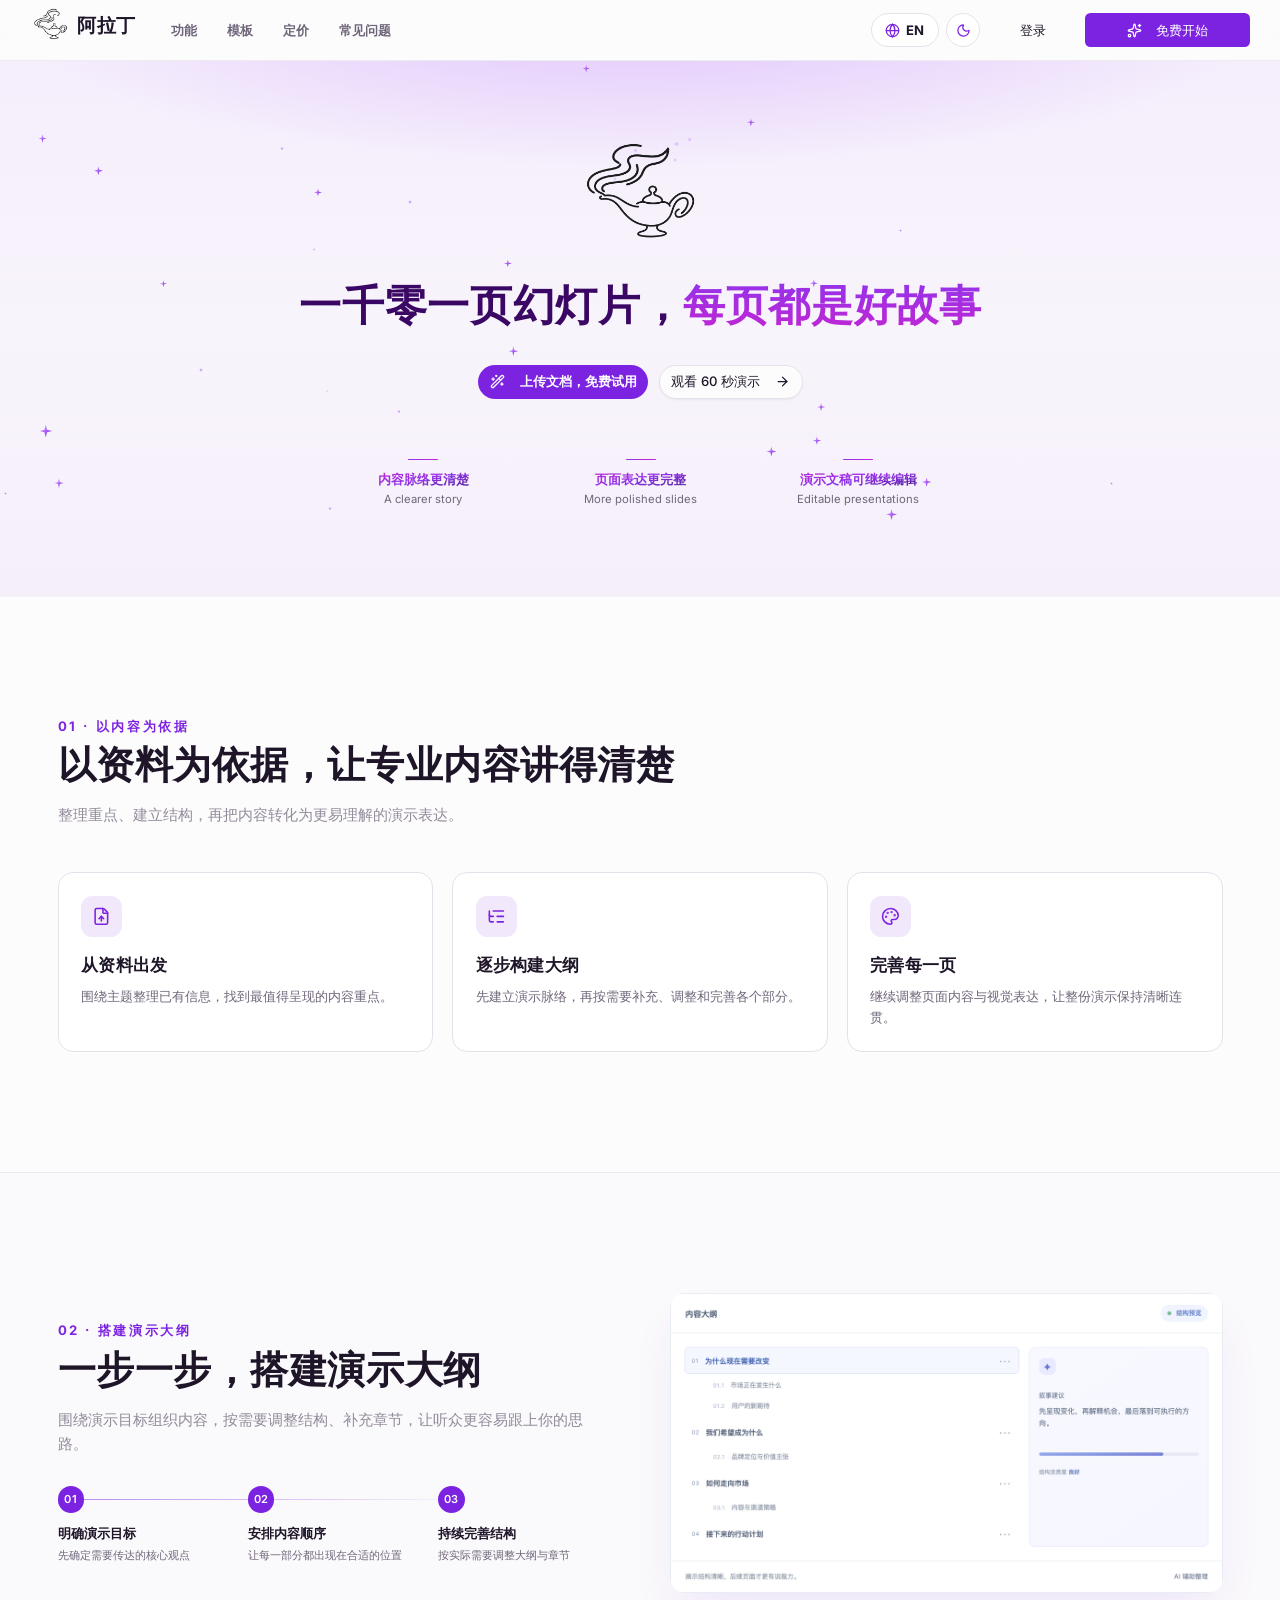
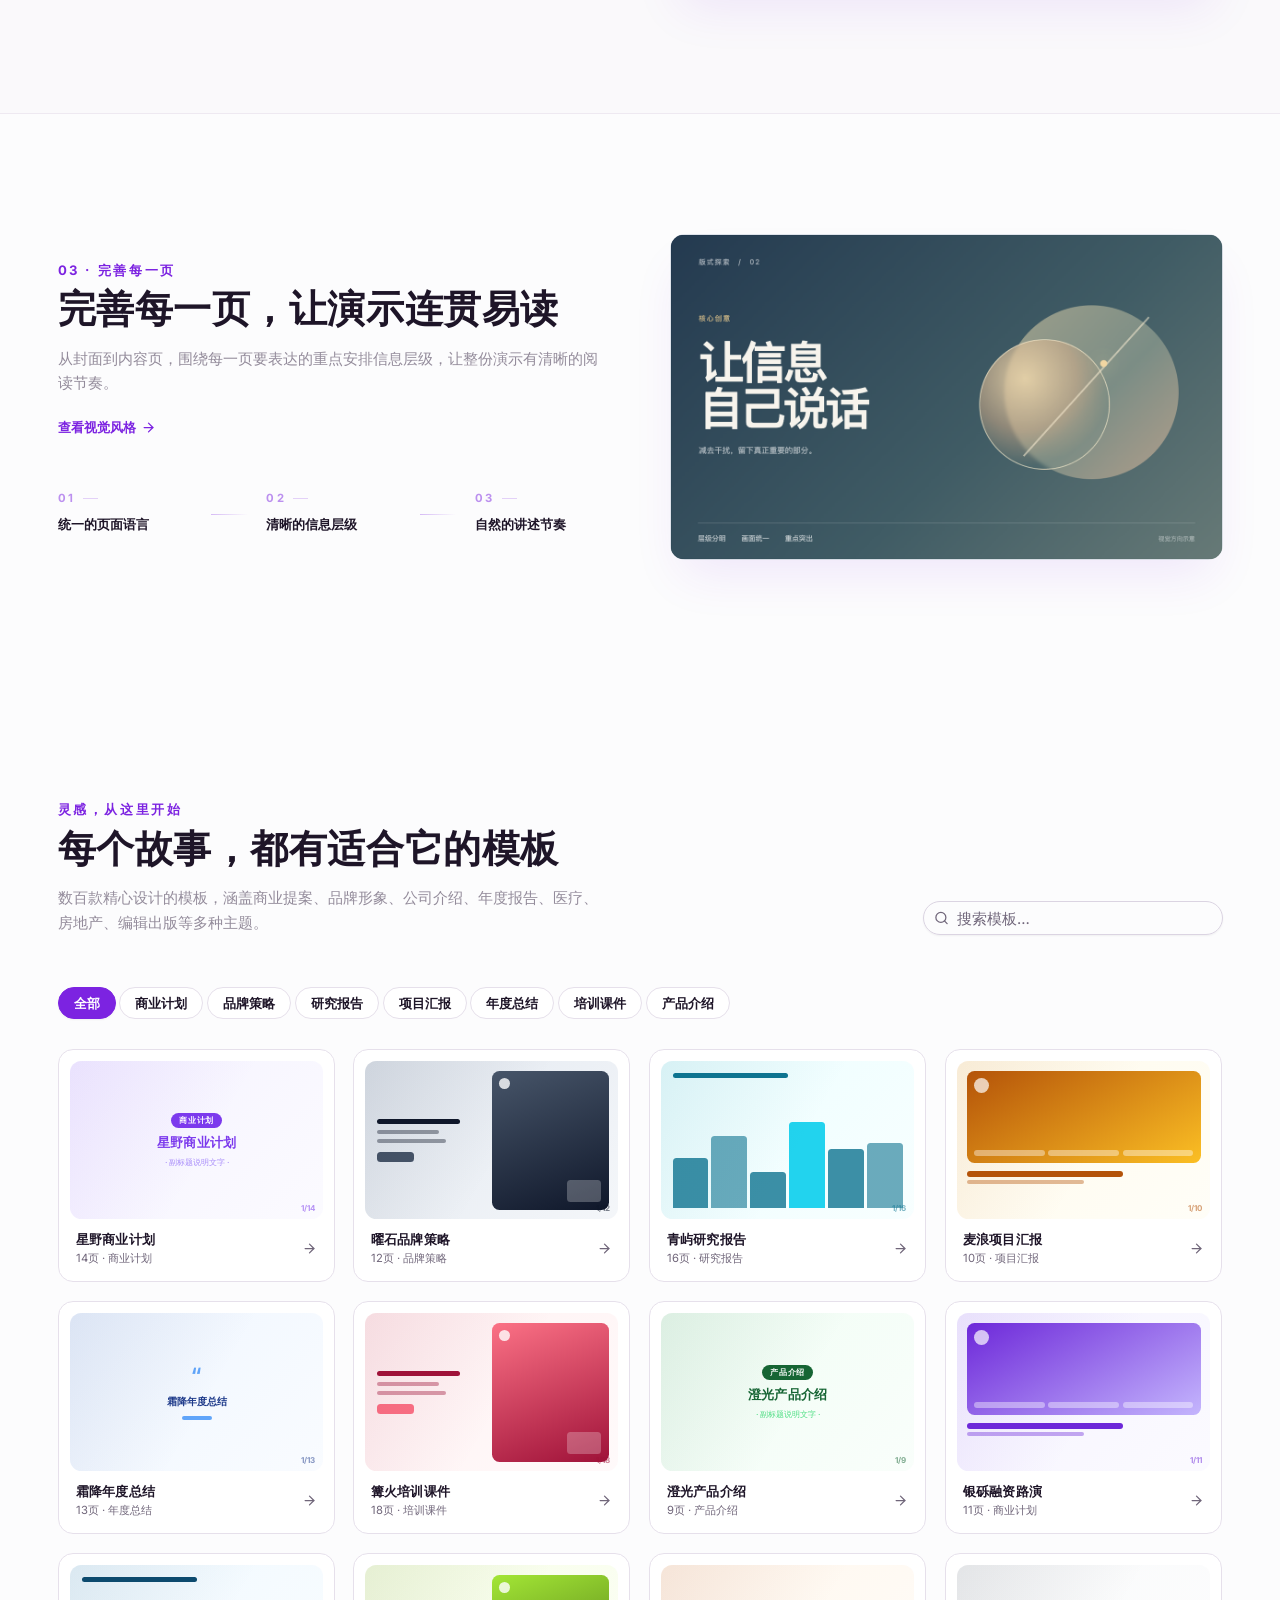
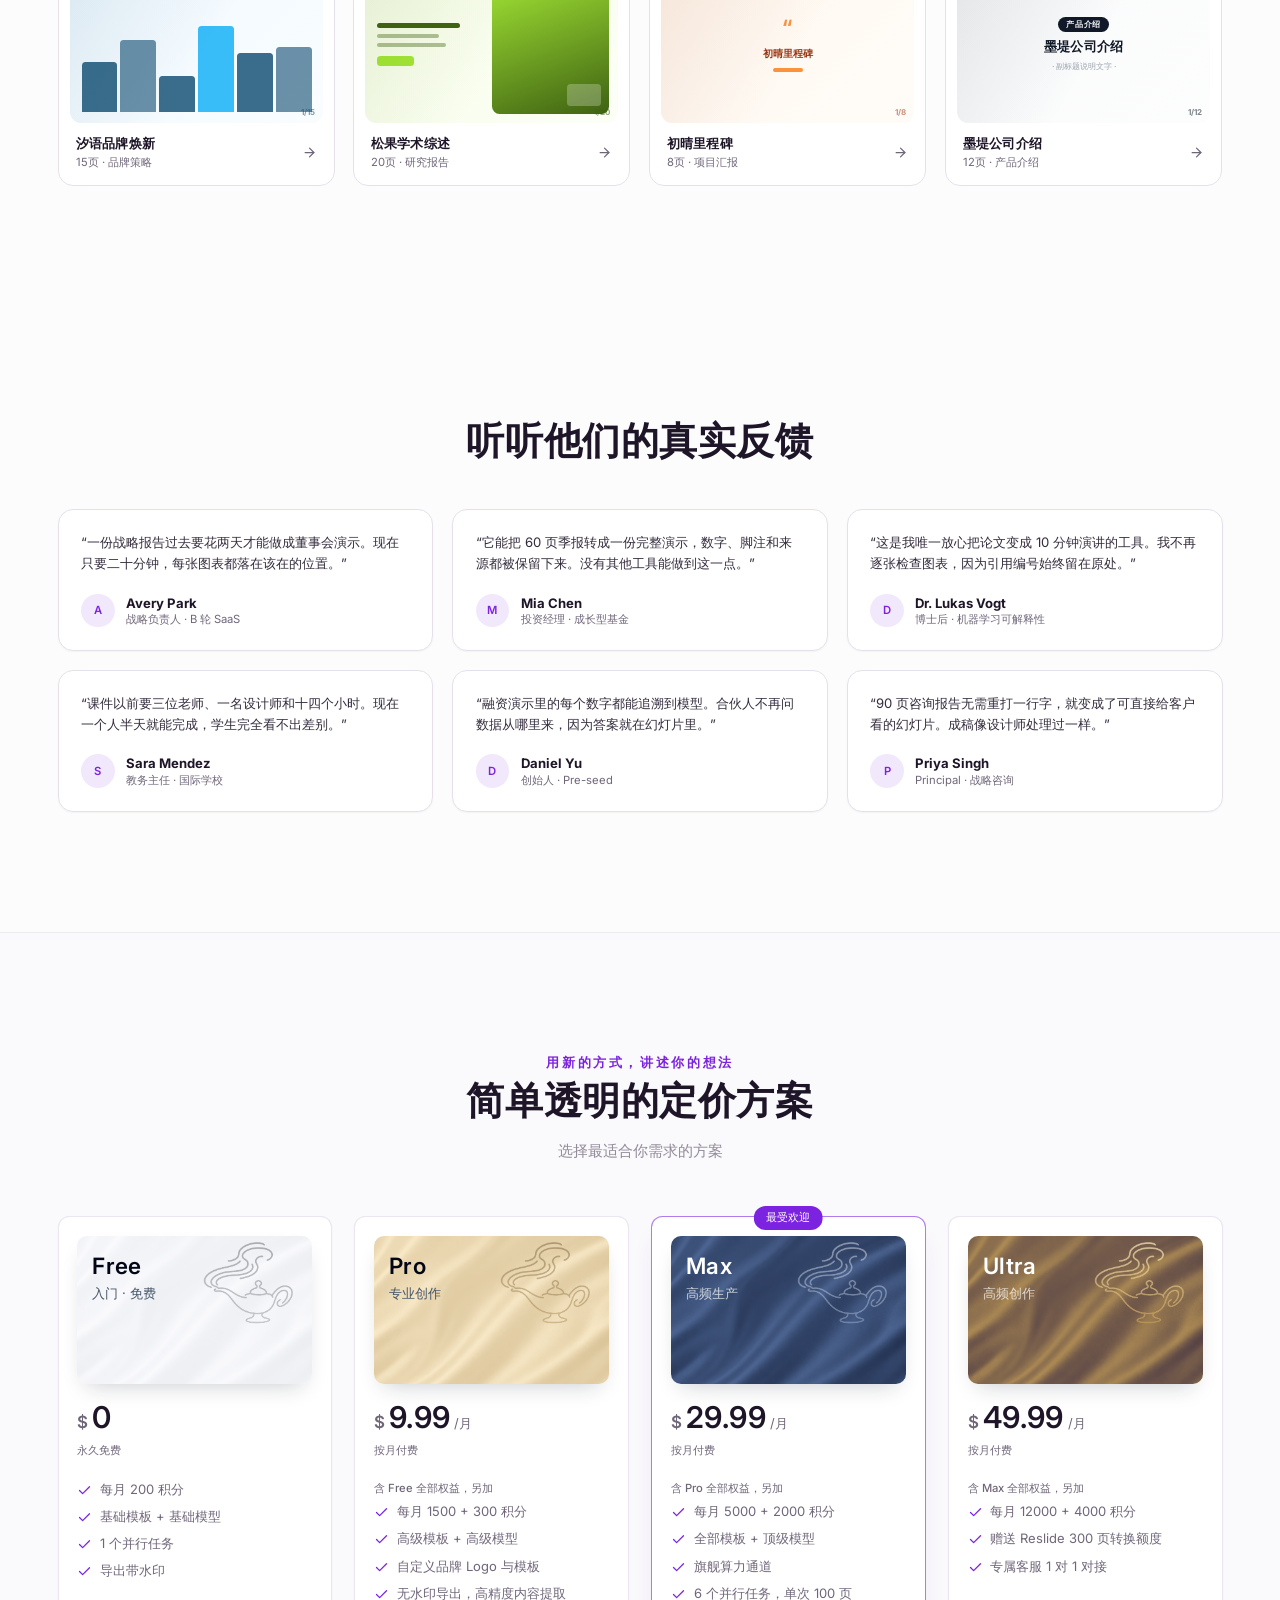
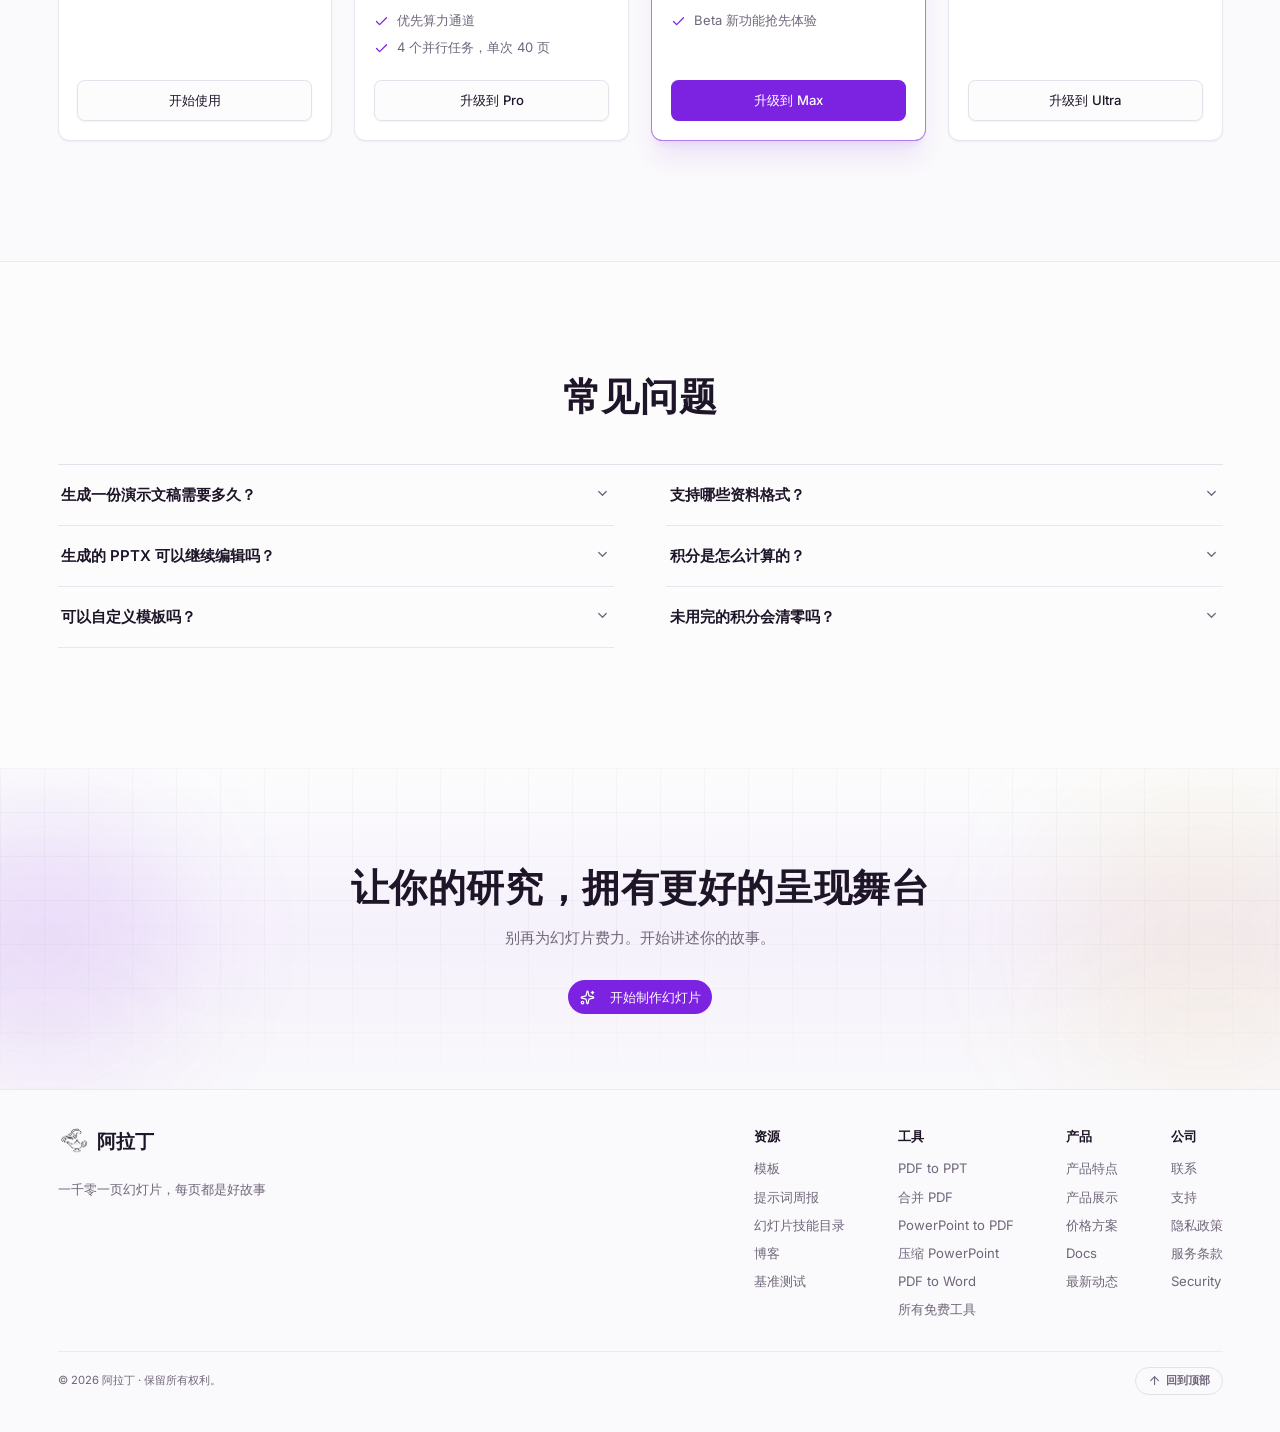
<file: index.html>
<!doctype html>
<html lang="zh-CN">
  <head>
    <meta charset="UTF-8" />
    <meta name="viewport" content="width=device-width, initial-scale=1.0" />
    <meta name="robots" content="noindex, nofollow" />
    <link rel="icon" type="image/png" href="./brand/logo.png" />
    <title>神灯产品预览站</title>
    <script type="module" crossorigin src="./assets/index-Dk9yODjh.js"></script>
    <link rel="stylesheet" crossorigin href="./assets/index-B5fAOPXO.css">
  </head>
  <body>
    <div id="root"></div>
  </body>
</html>
</file>
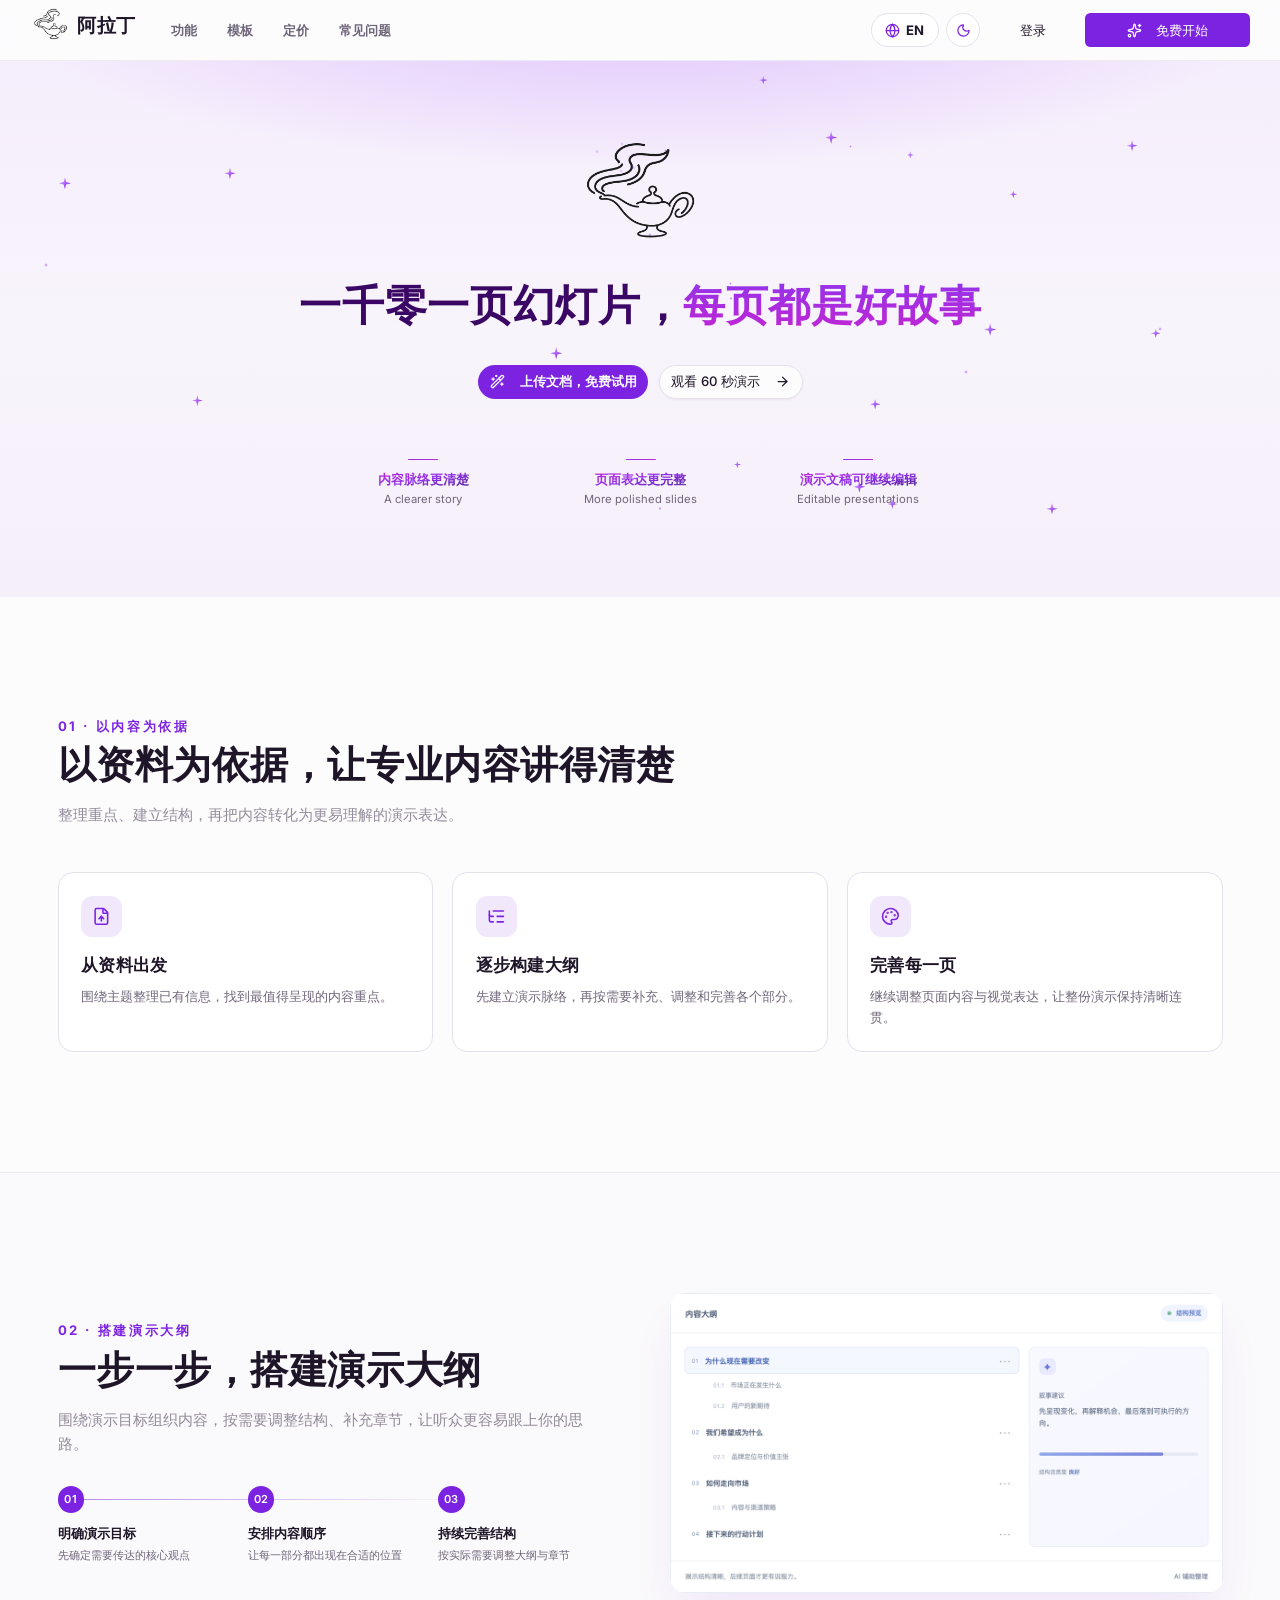
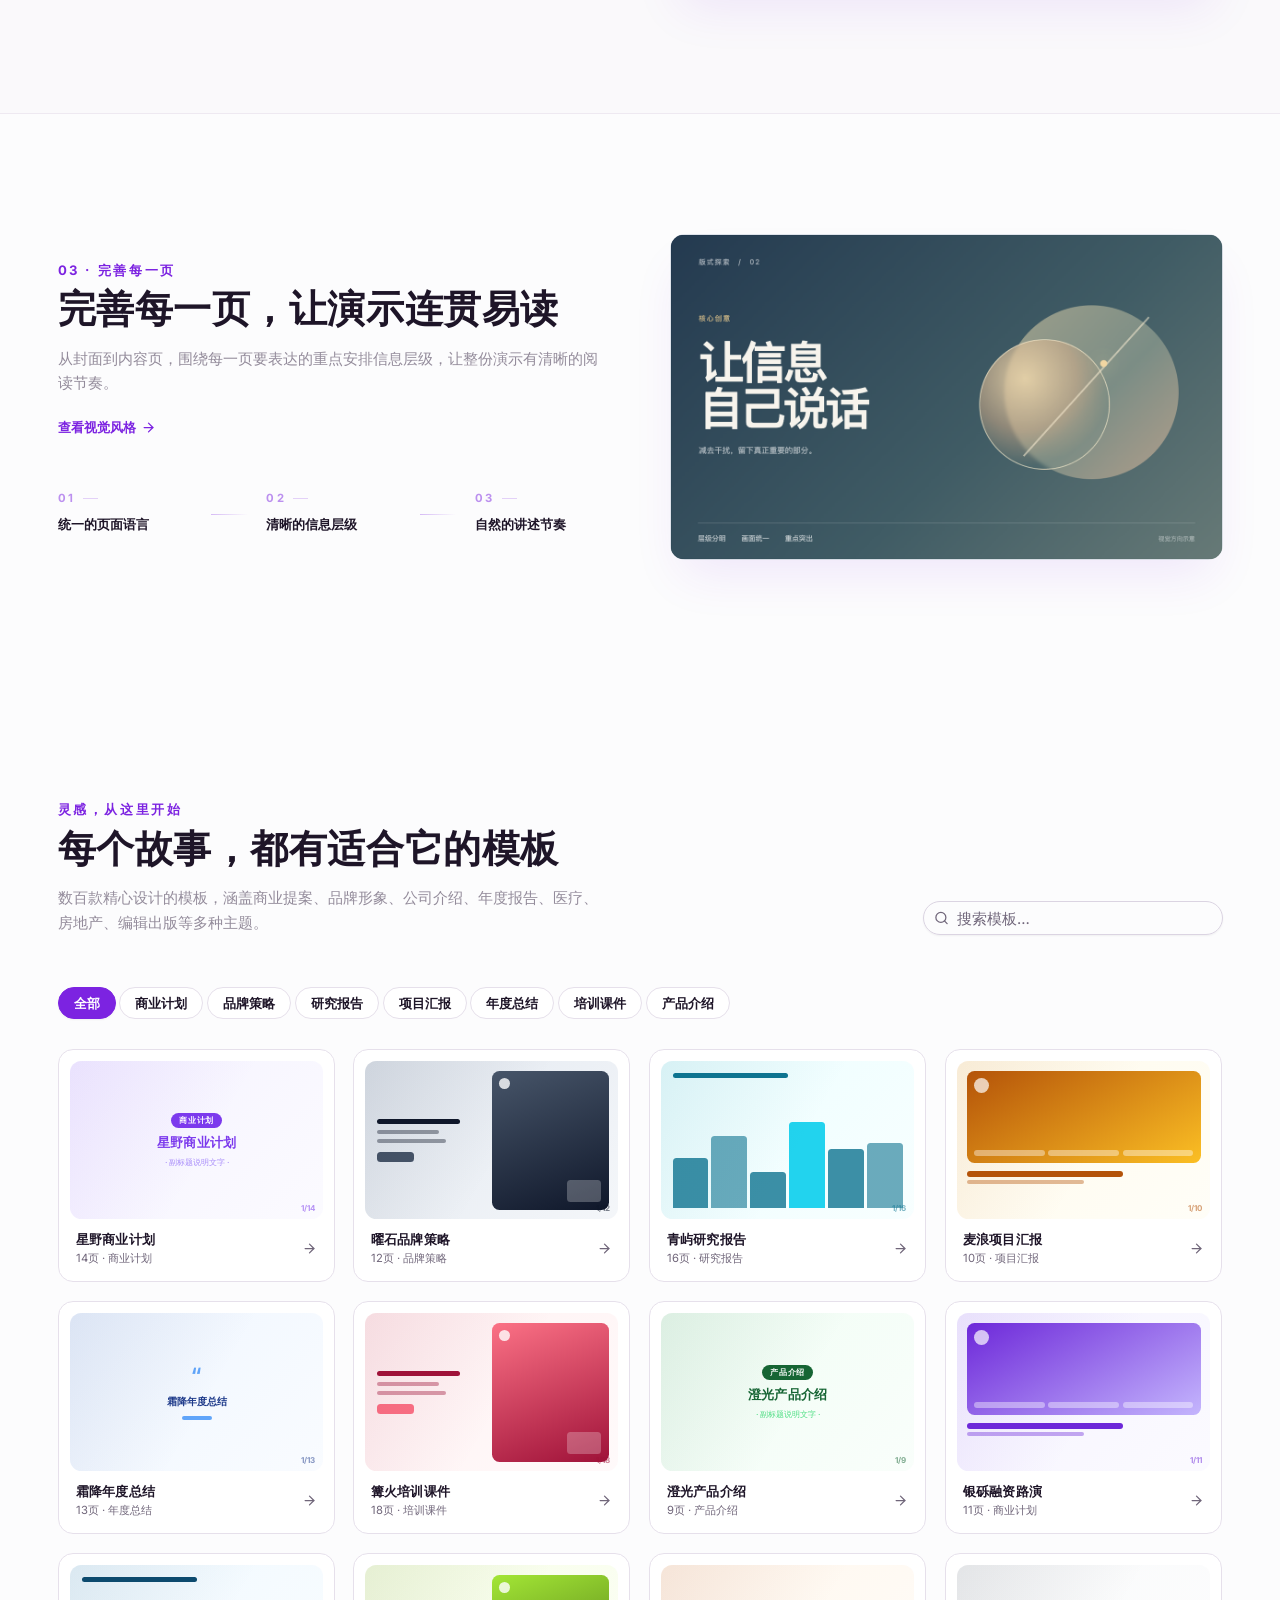
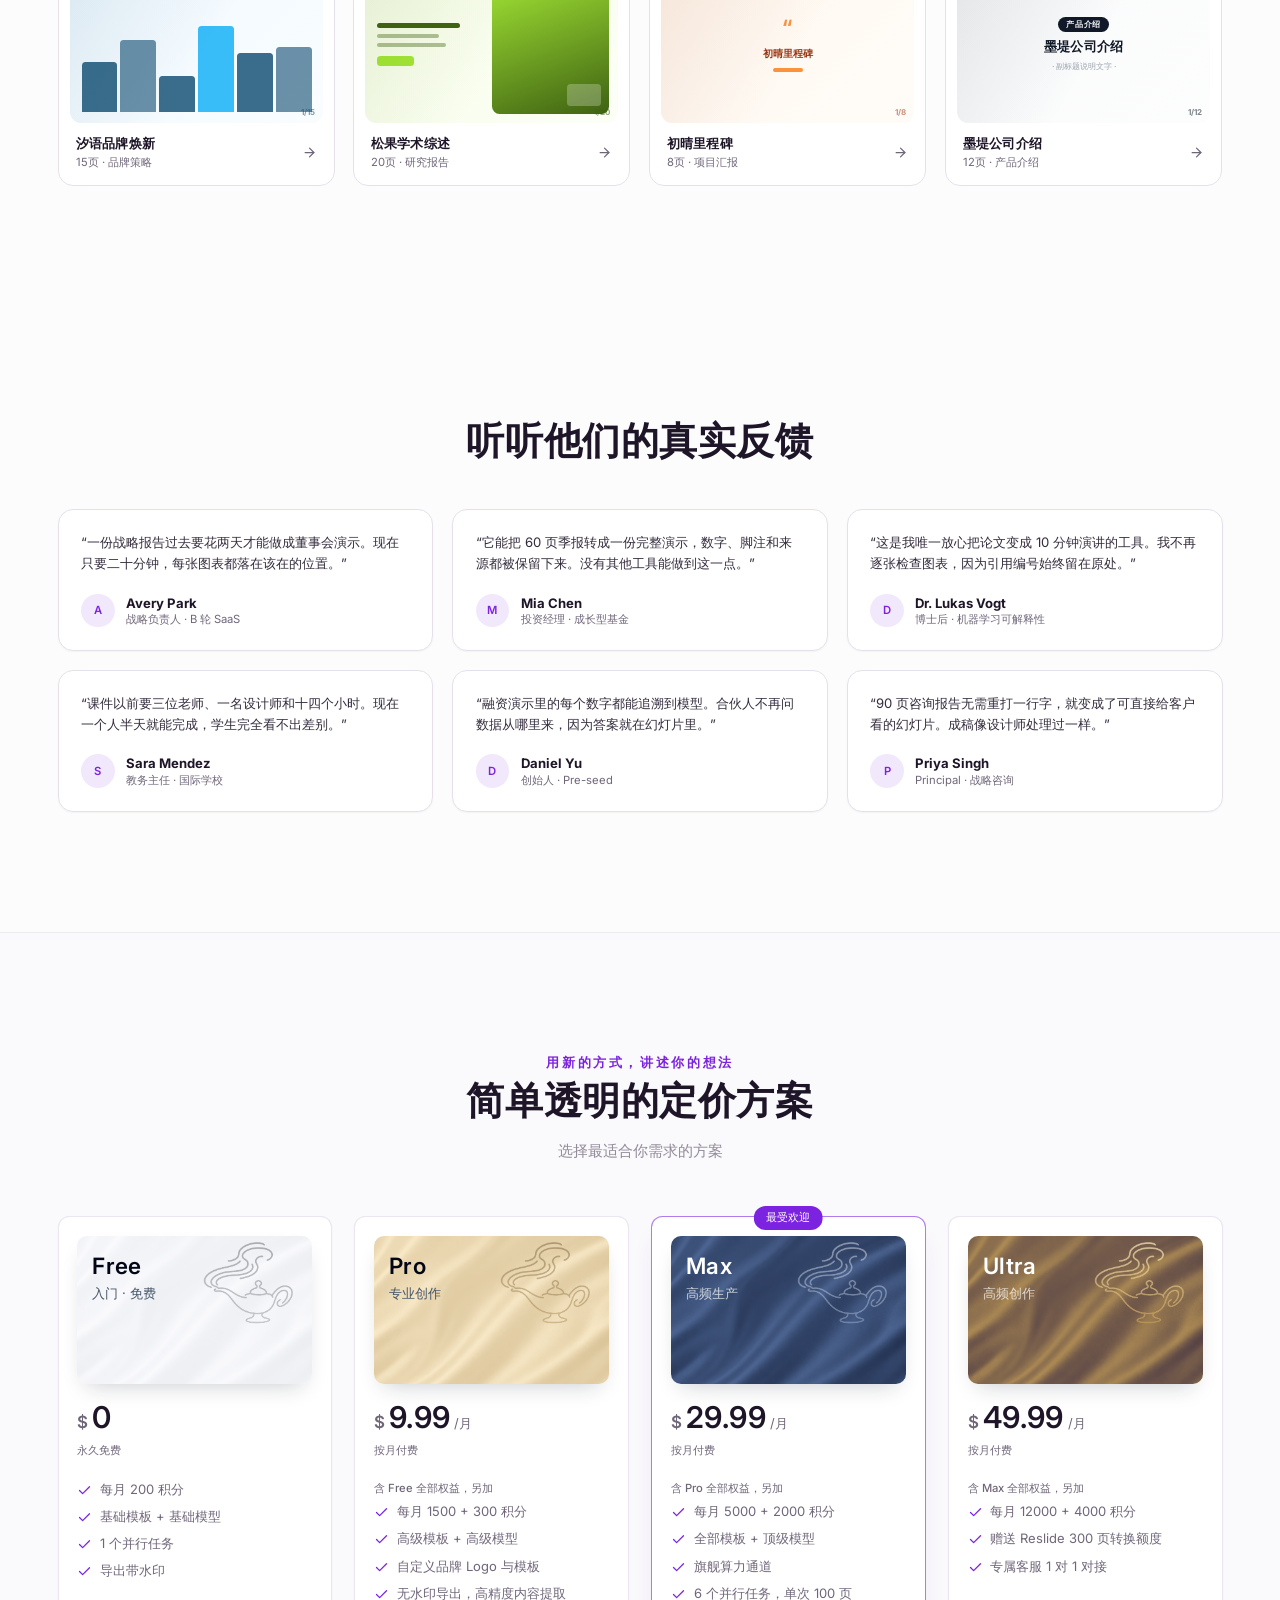
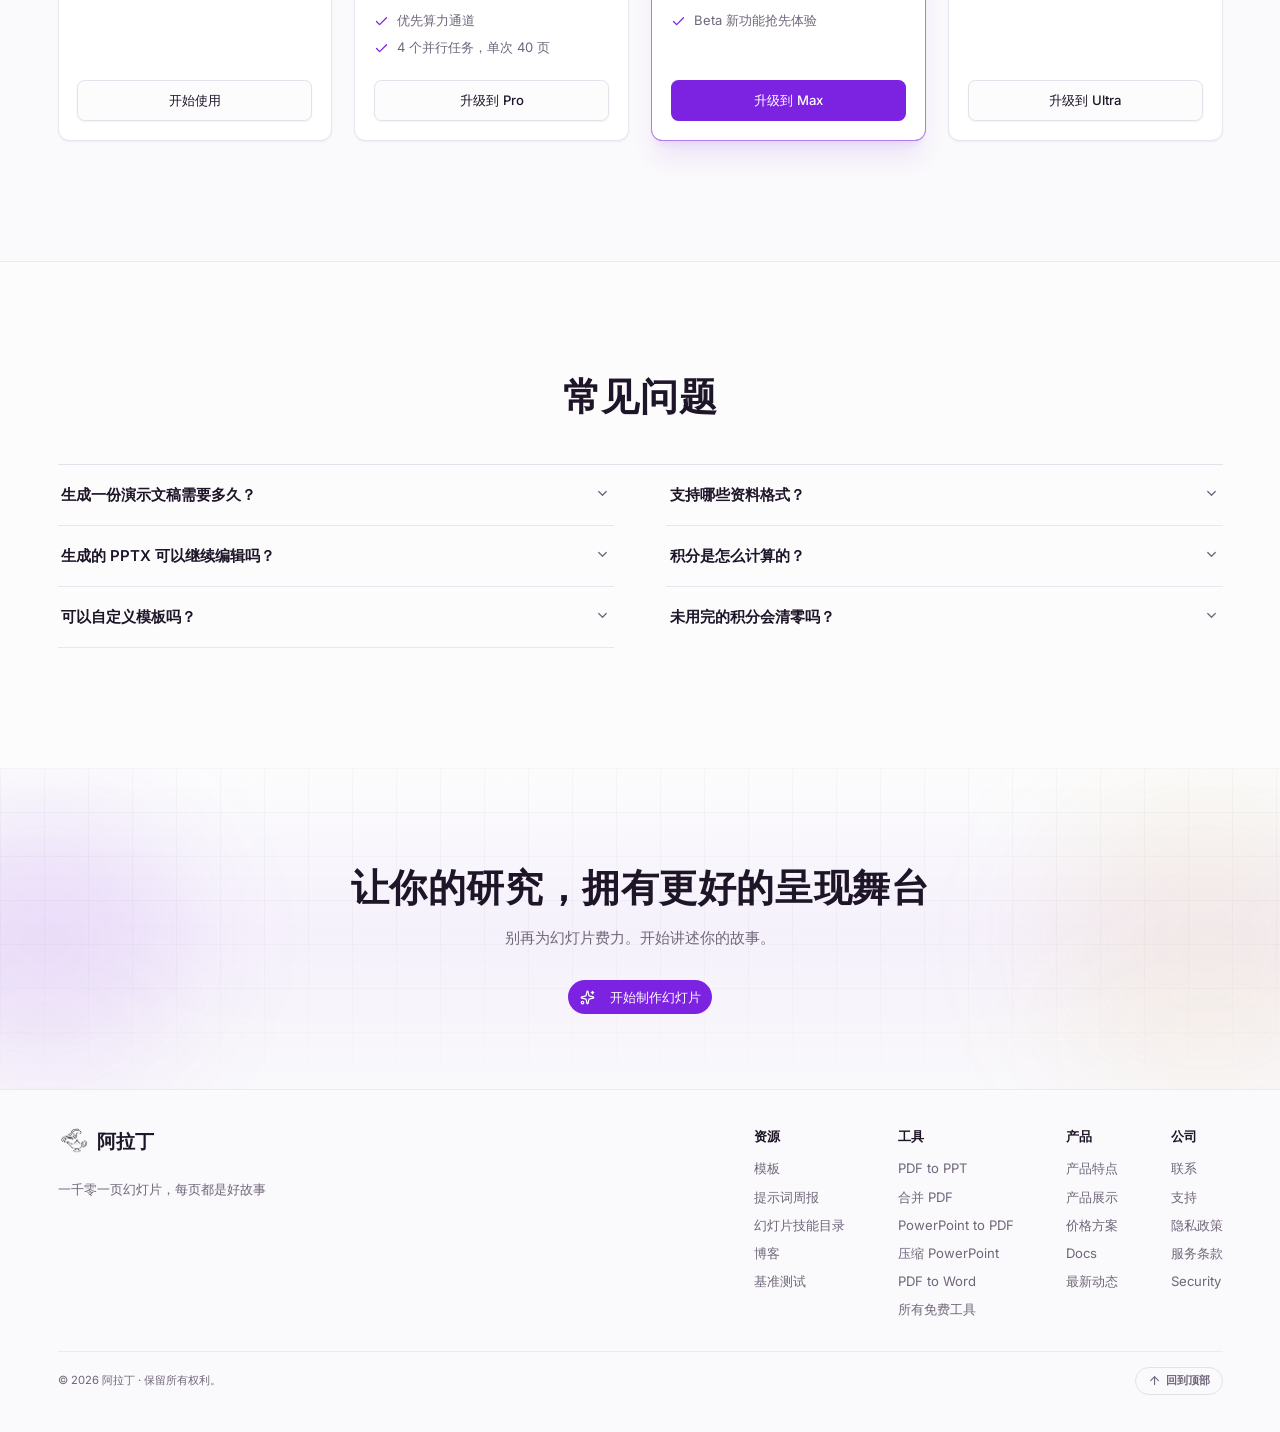
<file: f1.html>
<!doctype html>
<html><head><meta charset="utf-8"></head><body>
<script>
  localStorage.setItem('ss-lang', JSON.stringify('zh'));
  localStorage.removeItem('ss-user');
  location.replace('/');
</script>
</body></html>
</file>
<file: assets/index-B5fAOPXO.css>
@import"https://fonts.googleapis.com/css2?family=Inter:wght@400;500;600;700&display=swap";*,:before,:after{--tw-border-spacing-x: 0;--tw-border-spacing-y: 0;--tw-translate-x: 0;--tw-translate-y: 0;--tw-rotate: 0;--tw-skew-x: 0;--tw-skew-y: 0;--tw-scale-x: 1;--tw-scale-y: 1;--tw-pan-x: ;--tw-pan-y: ;--tw-pinch-zoom: ;--tw-scroll-snap-strictness: proximity;--tw-gradient-from-position: ;--tw-gradient-via-position: ;--tw-gradient-to-position: ;--tw-ordinal: ;--tw-slashed-zero: ;--tw-numeric-figure: ;--tw-numeric-spacing: ;--tw-numeric-fraction: ;--tw-ring-inset: ;--tw-ring-offset-width: 0px;--tw-ring-offset-color: #fff;--tw-ring-color: rgb(59 130 246 / .5);--tw-ring-offset-shadow: 0 0 #0000;--tw-ring-shadow: 0 0 #0000;--tw-shadow: 0 0 #0000;--tw-shadow-colored: 0 0 #0000;--tw-blur: ;--tw-brightness: ;--tw-contrast: ;--tw-grayscale: ;--tw-hue-rotate: ;--tw-invert: ;--tw-saturate: ;--tw-sepia: ;--tw-drop-shadow: ;--tw-backdrop-blur: ;--tw-backdrop-brightness: ;--tw-backdrop-contrast: ;--tw-backdrop-grayscale: ;--tw-backdrop-hue-rotate: ;--tw-backdrop-invert: ;--tw-backdrop-opacity: ;--tw-backdrop-saturate: ;--tw-backdrop-sepia: ;--tw-contain-size: ;--tw-contain-layout: ;--tw-contain-paint: ;--tw-contain-style: }::backdrop{--tw-border-spacing-x: 0;--tw-border-spacing-y: 0;--tw-translate-x: 0;--tw-translate-y: 0;--tw-rotate: 0;--tw-skew-x: 0;--tw-skew-y: 0;--tw-scale-x: 1;--tw-scale-y: 1;--tw-pan-x: ;--tw-pan-y: ;--tw-pinch-zoom: ;--tw-scroll-snap-strictness: proximity;--tw-gradient-from-position: ;--tw-gradient-via-position: ;--tw-gradient-to-position: ;--tw-ordinal: ;--tw-slashed-zero: ;--tw-numeric-figure: ;--tw-numeric-spacing: ;--tw-numeric-fraction: ;--tw-ring-inset: ;--tw-ring-offset-width: 0px;--tw-ring-offset-color: #fff;--tw-ring-color: rgb(59 130 246 / .5);--tw-ring-offset-shadow: 0 0 #0000;--tw-ring-shadow: 0 0 #0000;--tw-shadow: 0 0 #0000;--tw-shadow-colored: 0 0 #0000;--tw-blur: ;--tw-brightness: ;--tw-contrast: ;--tw-grayscale: ;--tw-hue-rotate: ;--tw-invert: ;--tw-saturate: ;--tw-sepia: ;--tw-drop-shadow: ;--tw-backdrop-blur: ;--tw-backdrop-brightness: ;--tw-backdrop-contrast: ;--tw-backdrop-grayscale: ;--tw-backdrop-hue-rotate: ;--tw-backdrop-invert: ;--tw-backdrop-opacity: ;--tw-backdrop-saturate: ;--tw-backdrop-sepia: ;--tw-contain-size: ;--tw-contain-layout: ;--tw-contain-paint: ;--tw-contain-style: }*,:before,:after{box-sizing:border-box;border-width:0;border-style:solid;border-color:#e5e7eb}:before,:after{--tw-content: ""}html,:host{line-height:1.5;-webkit-text-size-adjust:100%;-moz-tab-size:4;-o-tab-size:4;tab-size:4;font-family:ui-sans-serif,system-ui,sans-serif,"Apple Color Emoji","Segoe UI Emoji",Segoe UI Symbol,"Noto Color Emoji";font-feature-settings:normal;font-variation-settings:normal;-webkit-tap-highlight-color:transparent}body{margin:0;line-height:inherit}hr{height:0;color:inherit;border-top-width:1px}abbr:where([title]){-webkit-text-decoration:underline dotted;text-decoration:underline dotted}h1,h2,h3,h4,h5,h6{font-size:inherit;font-weight:inherit}a{color:inherit;text-decoration:inherit}b,strong{font-weight:bolder}code,kbd,samp,pre{font-family:ui-monospace,SFMono-Regular,Menlo,Monaco,Consolas,Liberation Mono,Courier New,monospace;font-feature-settings:normal;font-variation-settings:normal;font-size:1em}small{font-size:80%}sub,sup{font-size:75%;line-height:0;position:relative;vertical-align:baseline}sub{bottom:-.25em}sup{top:-.5em}table{text-indent:0;border-color:inherit;border-collapse:collapse}button,input,optgroup,select,textarea{font-family:inherit;font-feature-settings:inherit;font-variation-settings:inherit;font-size:100%;font-weight:inherit;line-height:inherit;letter-spacing:inherit;color:inherit;margin:0;padding:0}button,select{text-transform:none}button,input:where([type=button]),input:where([type=reset]),input:where([type=submit]){-webkit-appearance:button;background-color:transparent;background-image:none}:-moz-focusring{outline:auto}:-moz-ui-invalid{box-shadow:none}progress{vertical-align:baseline}::-webkit-inner-spin-button,::-webkit-outer-spin-button{height:auto}[type=search]{-webkit-appearance:textfield;outline-offset:-2px}::-webkit-search-decoration{-webkit-appearance:none}::-webkit-file-upload-button{-webkit-appearance:button;font:inherit}summary{display:list-item}blockquote,dl,dd,h1,h2,h3,h4,h5,h6,hr,figure,p,pre{margin:0}fieldset{margin:0;padding:0}legend{padding:0}ol,ul,menu{list-style:none;margin:0;padding:0}dialog{padding:0}textarea{resize:vertical}input::-moz-placeholder,textarea::-moz-placeholder{opacity:1;color:#9ca3af}input::placeholder,textarea::placeholder{opacity:1;color:#9ca3af}button,[role=button]{cursor:pointer}:disabled{cursor:default}img,svg,video,canvas,audio,iframe,embed,object{display:block;vertical-align:middle}img,video{max-width:100%;height:auto}[hidden]:where(:not([hidden=until-found])){display:none}:root{font-size:15px;--background: 270 30% 99%;--foreground: 268 32% 12%;--card: 0 0% 100%;--card-foreground: 268 32% 12%;--popover: 0 0% 100%;--popover-foreground: 268 32% 12%;--primary: 268 76% 51%;--primary-foreground: 0 0% 100%;--secondary: 270 18% 96%;--secondary-foreground: 268 32% 16%;--muted: 270 14% 97%;--muted-foreground: 268 9% 44%;--accent: 40 62% 55%;--accent-foreground: 268 40% 12%;--destructive: 0 74% 52%;--destructive-foreground: 0 0% 98%;--border: 270 20% 90%;--input: 270 20% 86%;--ring: 268 76% 51%;--radius: .5rem;--sidebar-background: 270 45% 98%;--sidebar-foreground: 268 32% 12%;--sidebar-primary: 268 76% 51%;--sidebar-primary-foreground: 0 0% 100%;--sidebar-accent: 270 32% 94%;--sidebar-accent-foreground: 268 32% 16%;--sidebar-border: 270 20% 90%;--sidebar-ring: 268 76% 51%}.\!dark{--background: 266 48% 8% !important;--foreground: 44 45% 93% !important;--card: 265 42% 11% !important;--card-foreground: 44 45% 93% !important;--popover: 265 42% 11% !important;--popover-foreground: 44 45% 93% !important;--primary: 42 95% 58% !important;--primary-foreground: 266 55% 10% !important;--secondary: 262 28% 17% !important;--secondary-foreground: 44 45% 93% !important;--muted: 262 24% 16% !important;--muted-foreground: 258 13% 63% !important;--accent: 262 85% 74% !important;--accent-foreground: 266 55% 10% !important;--destructive: 0 60% 50% !important;--destructive-foreground: 0 0% 98% !important;--border: 260 24% 19% !important;--input: 260 24% 22% !important;--ring: 42 95% 58% !important;--sidebar-background: 266 46% 9% !important;--sidebar-foreground: 44 45% 93% !important;--sidebar-primary: 42 95% 58% !important;--sidebar-primary-foreground: 266 55% 10% !important;--sidebar-accent: 262 28% 17% !important;--sidebar-accent-foreground: 44 45% 93% !important;--sidebar-border: 260 24% 19% !important;--sidebar-ring: 42 95% 58% !important}.dark{--background: 266 48% 8%;--foreground: 44 45% 93%;--card: 265 42% 11%;--card-foreground: 44 45% 93%;--popover: 265 42% 11%;--popover-foreground: 44 45% 93%;--primary: 42 95% 58%;--primary-foreground: 266 55% 10%;--secondary: 262 28% 17%;--secondary-foreground: 44 45% 93%;--muted: 262 24% 16%;--muted-foreground: 258 13% 63%;--accent: 262 85% 74%;--accent-foreground: 266 55% 10%;--destructive: 0 60% 50%;--destructive-foreground: 0 0% 98%;--border: 260 24% 19%;--input: 260 24% 22%;--ring: 42 95% 58%;--sidebar-background: 266 46% 9%;--sidebar-foreground: 44 45% 93%;--sidebar-primary: 42 95% 58%;--sidebar-primary-foreground: 266 55% 10%;--sidebar-accent: 262 28% 17%;--sidebar-accent-foreground: 44 45% 93%;--sidebar-border: 260 24% 19%;--sidebar-ring: 42 95% 58%}*{border-color:hsl(var(--border))}body{background-color:hsl(var(--background));color:hsl(var(--foreground));font-family:Inter,-apple-system,BlinkMacSystemFont,Segoe UI,PingFang SC,Microsoft YaHei,sans-serif}html{scroll-behavior:smooth}.sr-only{position:absolute;width:1px;height:1px;padding:0;margin:-1px;overflow:hidden;clip:rect(0,0,0,0);white-space:nowrap;border-width:0}.pointer-events-none{pointer-events:none}.visible{visibility:visible}.invisible{visibility:hidden}.fixed{position:fixed}.absolute{position:absolute}.relative{position:relative}.sticky{position:sticky}.inset-0{inset:0}.inset-x-0{left:0;right:0}.inset-y-0{top:0;bottom:0}.-bottom-12{bottom:-3rem}.-bottom-28{bottom:-7rem}.-bottom-40{bottom:-10rem}.-bottom-48{bottom:-12rem}.-left-12{left:-3rem}.-left-24{left:-6rem}.-right-12{right:-3rem}.-right-14{right:-3.5rem}.-right-20{right:-5rem}.-right-24{right:-6rem}.-top-1\.5{top:-.375rem}.-top-12{top:-3rem}.-top-24{top:-6rem}.-top-3{top:-.75rem}.-top-40{top:-10rem}.bottom-0{bottom:0}.bottom-1\.5{bottom:.375rem}.bottom-2{bottom:.5rem}.bottom-2\.5{bottom:.625rem}.bottom-3{bottom:.75rem}.left-0{left:0}.left-1{left:.25rem}.left-1\/2{left:50%}.left-2{left:.5rem}.left-3{left:.75rem}.left-4{left:1rem}.left-7{left:1.75rem}.left-\[50\%\]{left:50%}.right-0{right:0}.right-1{right:.25rem}.right-2{right:.5rem}.right-3{right:.75rem}.right-3\.5{right:.875rem}.right-4{right:1rem}.right-\[calc\(33\.333\%-3\.5rem\)\]{right:calc(33.333% - 3.5rem)}.top-0{top:0}.top-1\.5{top:.375rem}.top-1\/2{top:50%}.top-10{top:2.5rem}.top-14{top:3.5rem}.top-16{top:4rem}.top-2{top:.5rem}.top-3{top:.75rem}.top-3\.5{top:.875rem}.top-4{top:1rem}.top-\[1px\]{top:1px}.top-\[50\%\]{top:50%}.top-\[60\%\]{top:60%}.top-full{top:100%}.isolate{isolation:isolate}.z-10{z-index:10}.z-20{z-index:20}.z-40{z-index:40}.z-50{z-index:50}.z-\[100\]{z-index:100}.z-\[1\]{z-index:1}.order-1{order:1}.order-2{order:2}.order-first{order:-9999}.order-last{order:9999}.col-start-2{grid-column-start:2}.row-span-2{grid-row:span 2 / span 2}.row-start-1{grid-row-start:1}.\!m-0{margin:0!important}.m-2\.5{margin:.625rem}.m-6{margin:1.5rem}.-mx-1{margin-left:-.25rem;margin-right:-.25rem}.-my-2{margin-top:-.5rem;margin-bottom:-.5rem}.mx-2{margin-left:.5rem;margin-right:.5rem}.mx-3\.5{margin-left:.875rem;margin-right:.875rem}.mx-4{margin-left:1rem;margin-right:1rem}.mx-auto{margin-left:auto;margin-right:auto}.my-0{margin-top:0;margin-bottom:0}.my-0\.5{margin-top:.125rem;margin-bottom:.125rem}.my-1{margin-top:.25rem;margin-bottom:.25rem}.-ml-4{margin-left:-1rem}.-mt-4{margin-top:-1rem}.mb-1\.5{margin-bottom:.375rem}.mb-12{margin-bottom:3rem}.mb-2{margin-bottom:.5rem}.mb-2\.5{margin-bottom:.625rem}.mb-3{margin-bottom:.75rem}.mb-4{margin-bottom:1rem}.mb-6{margin-bottom:1.5rem}.mb-8{margin-bottom:2rem}.ml-0{margin-left:0}.ml-1{margin-left:.25rem}.ml-1\.5{margin-left:.375rem}.ml-2{margin-left:.5rem}.ml-4{margin-left:1rem}.ml-auto{margin-left:auto}.mr-1{margin-right:.25rem}.mr-1\.5{margin-right:.375rem}.mr-2{margin-right:.5rem}.mr-auto{margin-right:auto}.mt-0{margin-top:0}.mt-0\.5{margin-top:.125rem}.mt-1{margin-top:.25rem}.mt-1\.5{margin-top:.375rem}.mt-12{margin-top:3rem}.mt-14{margin-top:3.5rem}.mt-16{margin-top:4rem}.mt-2{margin-top:.5rem}.mt-2\.5{margin-top:.625rem}.mt-3{margin-top:.75rem}.mt-4{margin-top:1rem}.mt-5{margin-top:1.25rem}.mt-6{margin-top:1.5rem}.mt-8{margin-top:2rem}.mt-9{margin-top:2.25rem}.mt-auto{margin-top:auto}.line-clamp-1{overflow:hidden;display:-webkit-box;-webkit-box-orient:vertical;-webkit-line-clamp:1}.line-clamp-2{overflow:hidden;display:-webkit-box;-webkit-box-orient:vertical;-webkit-line-clamp:2}.block{display:block}.flex{display:flex}.inline-flex{display:inline-flex}.table{display:table}.table-caption{display:table-caption}.table-cell{display:table-cell}.table-row{display:table-row}.grid{display:grid}.hidden{display:none}.aspect-\[16\/10\]{aspect-ratio:16/10}.aspect-\[856\/540\]{aspect-ratio:856/540}.aspect-square{aspect-ratio:1 / 1}.aspect-video{aspect-ratio:16 / 9}.size-10{width:2.5rem;height:2.5rem}.size-2{width:.5rem;height:.5rem}.size-2\.5{width:.625rem;height:.625rem}.size-3{width:.75rem;height:.75rem}.size-3\.5{width:.875rem;height:.875rem}.size-4{width:1rem;height:1rem}.size-6{width:1.5rem;height:1.5rem}.size-7{width:1.75rem;height:1.75rem}.size-8{width:2rem;height:2rem}.size-9{width:2.25rem;height:2.25rem}.size-auto{width:auto;height:auto}.size-full{width:100%;height:100%}.h-0\.5{height:.125rem}.h-1{height:.25rem}.h-1\.5{height:.375rem}.h-10{height:2.5rem}.h-11{height:2.75rem}.h-12{height:3rem}.h-14{height:3.5rem}.h-16{height:4rem}.h-2{height:.5rem}.h-2\.5{height:.625rem}.h-2\/3{height:66.666667%}.h-3{height:.75rem}.h-3\.5{height:.875rem}.h-32{height:8rem}.h-4{height:1rem}.h-5{height:1.25rem}.h-6{height:1.5rem}.h-7{height:1.75rem}.h-72{height:18rem}.h-8{height:2rem}.h-80{height:20rem}.h-9{height:2.25rem}.h-\[1\.15rem\]{height:1.15rem}.h-\[28rem\]{height:28rem}.h-\[30rem\]{height:30rem}.h-\[36rem\]{height:36rem}.h-\[calc\(100\%-1px\)\]{height:calc(100% - 1px)}.h-\[var\(--radix-navigation-menu-viewport-height\)\]{height:var(--radix-navigation-menu-viewport-height)}.h-\[var\(--radix-select-trigger-height\)\]{height:var(--radix-select-trigger-height)}.h-auto{height:auto}.h-full{height:100%}.h-px{height:1px}.h-screen{height:100vh}.h-svh{height:100svh}.max-h-\[300px\]{max-height:300px}.max-h-\[46vh\]{max-height:46vh}.max-h-\[74vh\]{max-height:74vh}.min-h-0{min-height:0px}.min-h-16{min-height:4rem}.min-h-20{min-height:5rem}.min-h-24{min-height:6rem}.min-h-4{min-height:1rem}.min-h-44{min-height:11rem}.min-h-screen{min-height:100vh}.min-h-svh{min-height:100svh}.w-0{width:0px}.w-1{width:.25rem}.w-1\/2{width:50%}.w-1\/3{width:33.333333%}.w-10{width:2.5rem}.w-11{width:2.75rem}.w-12{width:3rem}.w-14{width:3.5rem}.w-16{width:4rem}.w-2{width:.5rem}.w-2\.5{width:.625rem}.w-2\/3{width:66.666667%}.w-24{width:6rem}.w-3{width:.75rem}.w-3\.5{width:.875rem}.w-3\/4{width:75%}.w-3\/5{width:60%}.w-32{width:8rem}.w-4{width:1rem}.w-4\/5{width:80%}.w-4\/6{width:66.666667%}.w-44{width:11rem}.w-48{width:12rem}.w-5{width:1.25rem}.w-6{width:1.5rem}.w-60{width:15rem}.w-64{width:16rem}.w-7{width:1.75rem}.w-72{width:18rem}.w-8{width:2rem}.w-80{width:20rem}.w-9{width:2.25rem}.w-\[100px\]{width:100px}.w-\[28rem\]{width:28rem}.w-\[30\%\]{width:30%}.w-\[30rem\]{width:30rem}.w-\[54rem\]{width:54rem}.w-\[68px\]{width:68px}.w-auto{width:auto}.w-fit{width:-moz-fit-content;width:fit-content}.w-full{width:100%}.w-max{width:-moz-max-content;width:max-content}.w-px{width:1px}.min-w-0{min-width:0px}.min-w-10{min-width:2.5rem}.min-w-5{min-width:1.25rem}.min-w-8{min-width:2rem}.min-w-80{min-width:20rem}.min-w-9{min-width:2.25rem}.min-w-\[12rem\]{min-width:12rem}.min-w-\[8rem\]{min-width:8rem}.min-w-\[var\(--radix-select-trigger-width\)\]{min-width:var(--radix-select-trigger-width)}.max-w-2xl{max-width:42rem}.max-w-3xl{max-width:48rem}.max-w-4xl{max-width:56rem}.max-w-56{max-width:14rem}.max-w-6xl{max-width:72rem}.max-w-\[1240px\]{max-width:1240px}.max-w-\[1380px\]{max-width:1380px}.max-w-\[1680px\]{max-width:1680px}.max-w-\[480px\]{max-width:480px}.max-w-\[85\%\]{max-width:85%}.max-w-\[calc\(100\%-2rem\)\]{max-width:calc(100% - 2rem)}.max-w-lg{max-width:32rem}.max-w-max{max-width:-moz-max-content;max-width:max-content}.max-w-md{max-width:28rem}.max-w-sm{max-width:24rem}.max-w-xl{max-width:36rem}.max-w-xs{max-width:20rem}.flex-1{flex:1 1 0%}.shrink-0{flex-shrink:0}.grow{flex-grow:1}.grow-0{flex-grow:0}.basis-full{flex-basis:100%}.caption-bottom{caption-side:bottom}.border-collapse{border-collapse:collapse}.-translate-x-1\/2{--tw-translate-x: -50%;transform:translate(var(--tw-translate-x),var(--tw-translate-y)) rotate(var(--tw-rotate)) skew(var(--tw-skew-x)) skewY(var(--tw-skew-y)) scaleX(var(--tw-scale-x)) scaleY(var(--tw-scale-y))}.-translate-x-px{--tw-translate-x: -1px;transform:translate(var(--tw-translate-x),var(--tw-translate-y)) rotate(var(--tw-rotate)) skew(var(--tw-skew-x)) skewY(var(--tw-skew-y)) scaleX(var(--tw-scale-x)) scaleY(var(--tw-scale-y))}.-translate-y-1\/2{--tw-translate-y: -50%;transform:translate(var(--tw-translate-x),var(--tw-translate-y)) rotate(var(--tw-rotate)) skew(var(--tw-skew-x)) skewY(var(--tw-skew-y)) scaleX(var(--tw-scale-x)) scaleY(var(--tw-scale-y))}.translate-x-\[-50\%\]{--tw-translate-x: -50%;transform:translate(var(--tw-translate-x),var(--tw-translate-y)) rotate(var(--tw-rotate)) skew(var(--tw-skew-x)) skewY(var(--tw-skew-y)) scaleX(var(--tw-scale-x)) scaleY(var(--tw-scale-y))}.translate-x-px{--tw-translate-x: 1px;transform:translate(var(--tw-translate-x),var(--tw-translate-y)) rotate(var(--tw-rotate)) skew(var(--tw-skew-x)) skewY(var(--tw-skew-y)) scaleX(var(--tw-scale-x)) scaleY(var(--tw-scale-y))}.translate-y-0\.5{--tw-translate-y: .125rem;transform:translate(var(--tw-translate-x),var(--tw-translate-y)) rotate(var(--tw-rotate)) skew(var(--tw-skew-x)) skewY(var(--tw-skew-y)) scaleX(var(--tw-scale-x)) scaleY(var(--tw-scale-y))}.translate-y-\[-50\%\]{--tw-translate-y: -50%;transform:translate(var(--tw-translate-x),var(--tw-translate-y)) rotate(var(--tw-rotate)) skew(var(--tw-skew-x)) skewY(var(--tw-skew-y)) scaleX(var(--tw-scale-x)) scaleY(var(--tw-scale-y))}.translate-y-\[calc\(-50\%_-_2px\)\]{--tw-translate-y: calc(-50% - 2px) ;transform:translate(var(--tw-translate-x),var(--tw-translate-y)) rotate(var(--tw-rotate)) skew(var(--tw-skew-x)) skewY(var(--tw-skew-y)) scaleX(var(--tw-scale-x)) scaleY(var(--tw-scale-y))}.-rotate-180{--tw-rotate: -180deg;transform:translate(var(--tw-translate-x),var(--tw-translate-y)) rotate(var(--tw-rotate)) skew(var(--tw-skew-x)) skewY(var(--tw-skew-y)) scaleX(var(--tw-scale-x)) scaleY(var(--tw-scale-y))}.rotate-180{--tw-rotate: 180deg;transform:translate(var(--tw-translate-x),var(--tw-translate-y)) rotate(var(--tw-rotate)) skew(var(--tw-skew-x)) skewY(var(--tw-skew-y)) scaleX(var(--tw-scale-x)) scaleY(var(--tw-scale-y))}.rotate-45{--tw-rotate: 45deg;transform:translate(var(--tw-translate-x),var(--tw-translate-y)) rotate(var(--tw-rotate)) skew(var(--tw-skew-x)) skewY(var(--tw-skew-y)) scaleX(var(--tw-scale-x)) scaleY(var(--tw-scale-y))}.rotate-90{--tw-rotate: 90deg;transform:translate(var(--tw-translate-x),var(--tw-translate-y)) rotate(var(--tw-rotate)) skew(var(--tw-skew-x)) skewY(var(--tw-skew-y)) scaleX(var(--tw-scale-x)) scaleY(var(--tw-scale-y))}.transform{transform:translate(var(--tw-translate-x),var(--tw-translate-y)) rotate(var(--tw-rotate)) skew(var(--tw-skew-x)) skewY(var(--tw-skew-y)) scaleX(var(--tw-scale-x)) scaleY(var(--tw-scale-y))}@keyframes caret-blink{0%,70%,to{opacity:1}20%,50%{opacity:0}}.animate-caret-blink{animation:caret-blink 1.25s ease-out infinite}@keyframes pulse{50%{opacity:.5}}.animate-pulse{animation:pulse 2s cubic-bezier(.4,0,.6,1) infinite}@keyframes spin{to{transform:rotate(360deg)}}.animate-spin{animation:spin 1s linear infinite}.cursor-default{cursor:default}.cursor-grab{cursor:grab}.cursor-grabbing{cursor:grabbing}.cursor-pointer{cursor:pointer}.cursor-text{cursor:text}.touch-none{touch-action:none}.select-none{-webkit-user-select:none;-moz-user-select:none;user-select:none}.resize-none{resize:none}.scroll-my-1{scroll-margin-top:.25rem;scroll-margin-bottom:.25rem}.scroll-mt-24{scroll-margin-top:6rem}.scroll-py-1{scroll-padding-top:.25rem;scroll-padding-bottom:.25rem}.list-disc{list-style-type:disc}.list-none{list-style-type:none}.auto-rows-min{grid-auto-rows:min-content}.grid-cols-2{grid-template-columns:repeat(2,minmax(0,1fr))}.grid-cols-3{grid-template-columns:repeat(3,minmax(0,1fr))}.grid-cols-\[0_1fr\]{grid-template-columns:0 1fr}.grid-rows-\[auto_auto\]{grid-template-rows:auto auto}.flex-row{flex-direction:row}.flex-col{flex-direction:column}.flex-col-reverse{flex-direction:column-reverse}.flex-wrap{flex-wrap:wrap}.place-content-center{place-content:center}.items-start{align-items:flex-start}.items-end{align-items:flex-end}.items-center{align-items:center}.items-baseline{align-items:baseline}.items-stretch{align-items:stretch}.justify-start{justify-content:flex-start}.justify-end{justify-content:flex-end}.justify-center{justify-content:center}.justify-between{justify-content:space-between}.justify-items-start{justify-items:start}.gap-0\.5{gap:.125rem}.gap-1{gap:.25rem}.gap-1\.5{gap:.375rem}.gap-16{gap:4rem}.gap-2{gap:.5rem}.gap-2\.5{gap:.625rem}.gap-3{gap:.75rem}.gap-4{gap:1rem}.gap-5{gap:1.25rem}.gap-6{gap:1.5rem}.gap-7{gap:1.75rem}.gap-8{gap:2rem}.gap-\[--spacing\(var\(--gap\)\)\]{gap:var(--spacing(var(--gap)))}.gap-x-14{-moz-column-gap:3.5rem;column-gap:3.5rem}.gap-y-0\.5{row-gap:.125rem}.gap-y-8{row-gap:2rem}.space-y-1>:not([hidden])~:not([hidden]){--tw-space-y-reverse: 0;margin-top:calc(.25rem * calc(1 - var(--tw-space-y-reverse)));margin-bottom:calc(.25rem * var(--tw-space-y-reverse))}.space-y-1\.5>:not([hidden])~:not([hidden]){--tw-space-y-reverse: 0;margin-top:calc(.375rem * calc(1 - var(--tw-space-y-reverse)));margin-bottom:calc(.375rem * var(--tw-space-y-reverse))}.space-y-12>:not([hidden])~:not([hidden]){--tw-space-y-reverse: 0;margin-top:calc(3rem * calc(1 - var(--tw-space-y-reverse)));margin-bottom:calc(3rem * var(--tw-space-y-reverse))}.space-y-2>:not([hidden])~:not([hidden]){--tw-space-y-reverse: 0;margin-top:calc(.5rem * calc(1 - var(--tw-space-y-reverse)));margin-bottom:calc(.5rem * var(--tw-space-y-reverse))}.space-y-2\.5>:not([hidden])~:not([hidden]){--tw-space-y-reverse: 0;margin-top:calc(.625rem * calc(1 - var(--tw-space-y-reverse)));margin-bottom:calc(.625rem * var(--tw-space-y-reverse))}.space-y-3>:not([hidden])~:not([hidden]){--tw-space-y-reverse: 0;margin-top:calc(.75rem * calc(1 - var(--tw-space-y-reverse)));margin-bottom:calc(.75rem * var(--tw-space-y-reverse))}.space-y-3\.5>:not([hidden])~:not([hidden]){--tw-space-y-reverse: 0;margin-top:calc(.875rem * calc(1 - var(--tw-space-y-reverse)));margin-bottom:calc(.875rem * var(--tw-space-y-reverse))}.space-y-4>:not([hidden])~:not([hidden]){--tw-space-y-reverse: 0;margin-top:calc(1rem * calc(1 - var(--tw-space-y-reverse)));margin-bottom:calc(1rem * var(--tw-space-y-reverse))}.space-y-5>:not([hidden])~:not([hidden]){--tw-space-y-reverse: 0;margin-top:calc(1.25rem * calc(1 - var(--tw-space-y-reverse)));margin-bottom:calc(1.25rem * var(--tw-space-y-reverse))}.space-y-6>:not([hidden])~:not([hidden]){--tw-space-y-reverse: 0;margin-top:calc(1.5rem * calc(1 - var(--tw-space-y-reverse)));margin-bottom:calc(1.5rem * var(--tw-space-y-reverse))}.divide-y>:not([hidden])~:not([hidden]){--tw-divide-y-reverse: 0;border-top-width:calc(1px * calc(1 - var(--tw-divide-y-reverse)));border-bottom-width:calc(1px * var(--tw-divide-y-reverse))}.divide-border>:not([hidden])~:not([hidden]){border-color:hsl(var(--border))}.divide-border\/60>:not([hidden])~:not([hidden]){border-color:hsl(var(--border) / .6)}.self-start{align-self:flex-start}.self-stretch{align-self:stretch}.justify-self-end{justify-self:end}.overflow-auto{overflow:auto}.overflow-hidden{overflow:hidden}.overflow-x-auto{overflow-x:auto}.overflow-y-auto{overflow-y:auto}.overflow-x-hidden{overflow-x:hidden}.truncate{overflow:hidden;text-overflow:ellipsis;white-space:nowrap}.whitespace-normal{white-space:normal}.whitespace-nowrap{white-space:nowrap}.whitespace-pre-wrap{white-space:pre-wrap}.break-words{overflow-wrap:break-word}.rounded{border-radius:.25rem}.rounded-2xl{border-radius:1rem}.rounded-3xl{border-radius:1.5rem}.rounded-\[10px\]{border-radius:10px}.rounded-\[2px\]{border-radius:2px}.rounded-\[4px\]{border-radius:4px}.rounded-\[calc\(var\(--radius\)-5px\)\]{border-radius:calc(var(--radius) - 5px)}.rounded-\[inherit\]{border-radius:inherit}.rounded-full{border-radius:9999px}.rounded-lg{border-radius:var(--radius)}.rounded-md{border-radius:calc(var(--radius) - 2px)}.rounded-none{border-radius:0}.rounded-sm{border-radius:calc(var(--radius) - 4px)}.rounded-xl{border-radius:calc(var(--radius) + 4px)}.rounded-xs{border-radius:calc(var(--radius) - 6px)}.rounded-l-md{border-top-left-radius:calc(var(--radius) - 2px);border-bottom-left-radius:calc(var(--radius) - 2px)}.rounded-r-md{border-top-right-radius:calc(var(--radius) - 2px);border-bottom-right-radius:calc(var(--radius) - 2px)}.rounded-t-md{border-top-left-radius:calc(var(--radius) - 2px);border-top-right-radius:calc(var(--radius) - 2px)}.rounded-t-sm{border-top-left-radius:calc(var(--radius) - 4px);border-top-right-radius:calc(var(--radius) - 4px)}.rounded-br-md{border-bottom-right-radius:calc(var(--radius) - 2px)}.rounded-tl-sm{border-top-left-radius:calc(var(--radius) - 4px)}.border{border-width:1px}.border-0{border-width:0px}.border-2{border-width:2px}.border-\[1\.5px\]{border-width:1.5px}.border-y{border-top-width:1px;border-bottom-width:1px}.border-b{border-bottom-width:1px}.border-l{border-left-width:1px}.border-r{border-right-width:1px}.border-t{border-top-width:1px}.border-dashed{border-style:dashed}.border-border{border-color:hsl(var(--border))}.border-border\/50{border-color:hsl(var(--border) / .5)}.border-border\/60{border-color:hsl(var(--border) / .6)}.border-border\/70{border-color:hsl(var(--border) / .7)}.border-border\/80{border-color:hsl(var(--border) / .8)}.border-input{border-color:hsl(var(--input))}.border-primary{border-color:hsl(var(--primary))}.border-primary\/15{border-color:hsl(var(--primary) / .15)}.border-primary\/40{border-color:hsl(var(--primary) / .4)}.border-primary\/50{border-color:hsl(var(--primary) / .5)}.border-primary\/60{border-color:hsl(var(--primary) / .6)}.border-sidebar-border{border-color:hsl(var(--sidebar-border))}.border-transparent{border-color:transparent}.border-l-transparent{border-left-color:transparent}.border-t-transparent{border-top-color:transparent}.bg-\[\#0b0d12\]\/90{background-color:#0b0d12e6}.bg-accent{background-color:hsl(var(--accent))}.bg-accent\/10{background-color:hsl(var(--accent) / .1)}.bg-accent\/15{background-color:hsl(var(--accent) / .15)}.bg-amber-200\/40{background-color:#fde68a66}.bg-amber-500\/10{background-color:#f59e0b1a}.bg-background{background-color:hsl(var(--background))}.bg-background\/75{background-color:hsl(var(--background) / .75)}.bg-background\/80{background-color:hsl(var(--background) / .8)}.bg-background\/95{background-color:hsl(var(--background) / .95)}.bg-black\/50{background-color:#00000080}.bg-border{background-color:hsl(var(--border))}.bg-card{background-color:hsl(var(--card))}.bg-card\/60{background-color:hsl(var(--card) / .6)}.bg-card\/90{background-color:hsl(var(--card) / .9)}.bg-destructive{--tw-bg-opacity: 1;background-color:hsl(var(--destructive) / var(--tw-bg-opacity, 1))}.bg-destructive\/15{background-color:hsl(var(--destructive) / .15)}.bg-emerald-500\/15{background-color:#10b98126}.bg-foreground{background-color:hsl(var(--foreground))}.bg-fuchsia-200\/40{background-color:#f5d0fe66}.bg-input{background-color:hsl(var(--input))}.bg-muted{background-color:hsl(var(--muted))}.bg-muted\/50{background-color:hsl(var(--muted) / .5)}.bg-popover{background-color:hsl(var(--popover))}.bg-primary{background-color:hsl(var(--primary))}.bg-primary\/10{background-color:hsl(var(--primary) / .1)}.bg-primary\/15{background-color:hsl(var(--primary) / .15)}.bg-primary\/20{background-color:hsl(var(--primary) / .2)}.bg-primary\/5{background-color:hsl(var(--primary) / .05)}.bg-purple-300\/40{background-color:#d8b4fe66}.bg-purple-600\/20{background-color:#9333ea33}.bg-purple-600\/80{background-color:#9333eacc}.bg-purple-900\/15{background-color:#581c8726}.bg-secondary{background-color:hsl(var(--secondary))}.bg-secondary\/20{background-color:hsl(var(--secondary) / .2)}.bg-secondary\/30{background-color:hsl(var(--secondary) / .3)}.bg-secondary\/40{background-color:hsl(var(--secondary) / .4)}.bg-secondary\/50{background-color:hsl(var(--secondary) / .5)}.bg-secondary\/60{background-color:hsl(var(--secondary) / .6)}.bg-secondary\/70{background-color:hsl(var(--secondary) / .7)}.bg-sidebar{background-color:hsl(var(--sidebar-background))}.bg-sidebar-border{background-color:hsl(var(--sidebar-border))}.bg-transparent{background-color:transparent}.bg-violet-500\/15{background-color:#8b5cf626}.bg-white{--tw-bg-opacity: 1;background-color:rgb(255 255 255 / var(--tw-bg-opacity, 1))}.bg-white\/15{background-color:#ffffff26}.bg-white\/25{background-color:#ffffff40}.bg-white\/40{background-color:#fff6}.bg-white\/70{background-color:#ffffffb3}.bg-white\/80{background-color:#fffc}.bg-gradient-to-b{background-image:linear-gradient(to bottom,var(--tw-gradient-stops))}.bg-gradient-to-br{background-image:linear-gradient(to bottom right,var(--tw-gradient-stops))}.bg-gradient-to-r{background-image:linear-gradient(to right,var(--tw-gradient-stops))}.bg-gradient-to-t{background-image:linear-gradient(to top,var(--tw-gradient-stops))}.bg-gradient-to-tl{background-image:linear-gradient(to top left,var(--tw-gradient-stops))}.from-\[\#4c1d95\]{--tw-gradient-from: #4c1d95 var(--tw-gradient-from-position);--tw-gradient-to: rgb(76 29 149 / 0) var(--tw-gradient-to-position);--tw-gradient-stops: var(--tw-gradient-from), var(--tw-gradient-to)}.from-\[\#9333ea\]{--tw-gradient-from: #9333ea var(--tw-gradient-from-position);--tw-gradient-to: rgb(147 51 234 / 0) var(--tw-gradient-to-position);--tw-gradient-stops: var(--tw-gradient-from), var(--tw-gradient-to)}.from-black\/70{--tw-gradient-from: rgb(0 0 0 / .7) var(--tw-gradient-from-position);--tw-gradient-to: rgb(0 0 0 / 0) var(--tw-gradient-to-position);--tw-gradient-stops: var(--tw-gradient-from), var(--tw-gradient-to)}.from-primary\/15{--tw-gradient-from: hsl(var(--primary) / .15) var(--tw-gradient-from-position);--tw-gradient-to: hsl(var(--primary) / 0) var(--tw-gradient-to-position);--tw-gradient-stops: var(--tw-gradient-from), var(--tw-gradient-to)}.from-primary\/30{--tw-gradient-from: hsl(var(--primary) / .3) var(--tw-gradient-from-position);--tw-gradient-to: hsl(var(--primary) / 0) var(--tw-gradient-to-position);--tw-gradient-stops: var(--tw-gradient-from), var(--tw-gradient-to)}.from-primary\/50{--tw-gradient-from: hsl(var(--primary) / .5) var(--tw-gradient-from-position);--tw-gradient-to: hsl(var(--primary) / 0) var(--tw-gradient-to-position);--tw-gradient-stops: var(--tw-gradient-from), var(--tw-gradient-to)}.from-secondary\/80{--tw-gradient-from: hsl(var(--secondary) / .8) var(--tw-gradient-from-position);--tw-gradient-to: hsl(var(--secondary) / 0) var(--tw-gradient-to-position);--tw-gradient-stops: var(--tw-gradient-from), var(--tw-gradient-to)}.from-transparent{--tw-gradient-from: transparent var(--tw-gradient-from-position);--tw-gradient-to: rgb(0 0 0 / 0) var(--tw-gradient-to-position);--tw-gradient-stops: var(--tw-gradient-from), var(--tw-gradient-to)}.via-\[\#9333ea\]{--tw-gradient-to: rgb(147 51 234 / 0) var(--tw-gradient-to-position);--tw-gradient-stops: var(--tw-gradient-from), #9333ea var(--tw-gradient-via-position), var(--tw-gradient-to)}.via-background{--tw-gradient-to: hsl(var(--background) / 0) var(--tw-gradient-to-position);--tw-gradient-stops: var(--tw-gradient-from), hsl(var(--background)) var(--tw-gradient-via-position), var(--tw-gradient-to)}.via-primary\/25{--tw-gradient-to: hsl(var(--primary) / 0) var(--tw-gradient-to-position);--tw-gradient-stops: var(--tw-gradient-from), hsl(var(--primary) / .25) var(--tw-gradient-via-position), var(--tw-gradient-to)}.via-primary\/5{--tw-gradient-to: hsl(var(--primary) / 0) var(--tw-gradient-to-position);--tw-gradient-stops: var(--tw-gradient-from), hsl(var(--primary) / .05) var(--tw-gradient-via-position), var(--tw-gradient-to)}.to-\[\#c026d3\]{--tw-gradient-to: #c026d3 var(--tw-gradient-to-position)}.to-background{--tw-gradient-to: hsl(var(--background)) var(--tw-gradient-to-position)}.to-primary\/5{--tw-gradient-to: hsl(var(--primary) / .05) var(--tw-gradient-to-position)}.to-secondary\/40{--tw-gradient-to: hsl(var(--secondary) / .4) var(--tw-gradient-to-position)}.to-transparent{--tw-gradient-to: transparent var(--tw-gradient-to-position)}.bg-clip-text{-webkit-background-clip:text;background-clip:text}.fill-current{fill:currentColor}.fill-foreground{fill:hsl(var(--foreground))}.fill-primary{fill:hsl(var(--primary))}.object-contain{-o-object-fit:contain;object-fit:contain}.object-cover{-o-object-fit:cover;object-fit:cover}.p-0{padding:0}.p-1{padding:.25rem}.p-12{padding:3rem}.p-2{padding:.5rem}.p-2\.5{padding:.625rem}.p-3{padding:.75rem}.p-3\.5{padding:.875rem}.p-4{padding:1rem}.p-5{padding:1.25rem}.p-6{padding:1.5rem}.p-8{padding:2rem}.p-\[3px\]{padding:3px}.p-px{padding:1px}.px-0{padding-left:0;padding-right:0}.px-0\.5{padding-left:.125rem;padding-right:.125rem}.px-1{padding-left:.25rem;padding-right:.25rem}.px-1\.5{padding-left:.375rem;padding-right:.375rem}.px-2{padding-left:.5rem;padding-right:.5rem}.px-2\.5{padding-left:.625rem;padding-right:.625rem}.px-3{padding-left:.75rem;padding-right:.75rem}.px-3\.5{padding-left:.875rem;padding-right:.875rem}.px-4{padding-left:1rem;padding-right:1rem}.px-5{padding-left:1.25rem;padding-right:1.25rem}.px-6{padding-left:1.5rem;padding-right:1.5rem}.px-7{padding-left:1.75rem;padding-right:1.75rem}.px-8{padding-left:2rem;padding-right:2rem}.py-0{padding-top:0;padding-bottom:0}.py-0\.5{padding-top:.125rem;padding-bottom:.125rem}.py-1{padding-top:.25rem;padding-bottom:.25rem}.py-1\.5{padding-top:.375rem;padding-bottom:.375rem}.py-10{padding-top:2.5rem;padding-bottom:2.5rem}.py-14{padding-top:3.5rem;padding-bottom:3.5rem}.py-16{padding-top:4rem;padding-bottom:4rem}.py-2{padding-top:.5rem;padding-bottom:.5rem}.py-2\.5{padding-top:.625rem;padding-bottom:.625rem}.py-20{padding-top:5rem;padding-bottom:5rem}.py-24{padding-top:6rem;padding-bottom:6rem}.py-3{padding-top:.75rem;padding-bottom:.75rem}.py-3\.5{padding-top:.875rem;padding-bottom:.875rem}.py-4{padding-top:1rem;padding-bottom:1rem}.py-5{padding-top:1.25rem;padding-bottom:1.25rem}.py-6{padding-top:1.5rem;padding-bottom:1.5rem}.pb-0{padding-bottom:0}.pb-0\.5{padding-bottom:.125rem}.pb-1{padding-bottom:.25rem}.pb-1\.5{padding-bottom:.375rem}.pb-16{padding-bottom:4rem}.pb-24{padding-bottom:6rem}.pb-3{padding-bottom:.75rem}.pb-4{padding-bottom:1rem}.pb-6{padding-bottom:1.5rem}.pl-2{padding-left:.5rem}.pl-3{padding-left:.75rem}.pl-4{padding-left:1rem}.pl-5{padding-left:1.25rem}.pl-8{padding-left:2rem}.pl-9{padding-left:2.25rem}.pr-1{padding-right:.25rem}.pr-2{padding-right:.5rem}.pr-2\.5{padding-right:.625rem}.pr-3{padding-right:.75rem}.pr-8{padding-right:2rem}.pt-0{padding-top:0}.pt-0\.5{padding-top:.125rem}.pt-1{padding-top:.25rem}.pt-10{padding-top:2.5rem}.pt-12{padding-top:3rem}.pt-2{padding-top:.5rem}.pt-24{padding-top:6rem}.pt-3{padding-top:.75rem}.pt-4{padding-top:1rem}.pt-5{padding-top:1.25rem}.text-left{text-align:left}.text-center{text-align:center}.align-middle{vertical-align:middle}.font-mono{font-family:ui-monospace,SFMono-Regular,Menlo,Monaco,Consolas,Liberation Mono,Courier New,monospace}.font-sans{font-family:ui-sans-serif,system-ui,sans-serif,"Apple Color Emoji","Segoe UI Emoji",Segoe UI Symbol,"Noto Color Emoji"}.text-2xl{font-size:1.5rem;line-height:2rem}.text-3xl{font-size:1.875rem;line-height:2.25rem}.text-4xl{font-size:2.25rem;line-height:2.5rem}.text-5xl{font-size:3rem;line-height:1}.text-\[0\.8rem\]{font-size:.8rem}.text-\[10px\]{font-size:10px}.text-\[11px\]{font-size:11px}.text-\[13px\]{font-size:13px}.text-\[15px\]{font-size:15px}.text-\[30px\]{font-size:30px}.text-\[8px\]{font-size:8px}.text-\[clamp\(0\.9rem\,3\.3vw\,2\.8rem\)\]{font-size:clamp(.9rem,3.3vw,2.8rem)}.text-base{font-size:1rem;line-height:1.5rem}.text-lg{font-size:1.125rem;line-height:1.75rem}.text-sm{font-size:.875rem;line-height:1.25rem}.text-sm\/relaxed{font-size:.875rem;line-height:1.625}.text-xl{font-size:1.25rem;line-height:1.75rem}.text-xs{font-size:.75rem;line-height:1rem}.font-black{font-weight:900}.font-bold{font-weight:700}.font-medium{font-weight:500}.font-normal{font-weight:400}.font-semibold{font-weight:600}.uppercase{text-transform:uppercase}.tabular-nums{--tw-numeric-spacing: tabular-nums;font-variant-numeric:var(--tw-ordinal) var(--tw-slashed-zero) var(--tw-numeric-figure) var(--tw-numeric-spacing) var(--tw-numeric-fraction)}.leading-\[1\.25\]{line-height:1.25}.leading-\[1\.8\]{line-height:1.8}.leading-none{line-height:1}.leading-normal{line-height:1.5}.leading-relaxed{line-height:1.625}.leading-snug{line-height:1.375}.leading-tight{line-height:1.25}.tracking-\[0\.2em\]{letter-spacing:.2em}.tracking-tight{letter-spacing:-.025em}.tracking-wide{letter-spacing:.025em}.tracking-wider{letter-spacing:.05em}.tracking-widest{letter-spacing:.1em}.text-accent{color:hsl(var(--accent))}.text-accent-foreground{color:hsl(var(--accent-foreground))}.text-amber-600{--tw-text-opacity: 1;color:rgb(217 119 6 / var(--tw-text-opacity, 1))}.text-background{color:hsl(var(--background))}.text-card-foreground{color:hsl(var(--card-foreground))}.text-current{color:currentColor}.text-destructive{--tw-text-opacity: 1;color:hsl(var(--destructive) / var(--tw-text-opacity, 1))}.text-destructive-foreground{--tw-text-opacity: 1;color:hsl(var(--destructive-foreground) / var(--tw-text-opacity, 1))}.text-destructive\/70{color:hsl(var(--destructive) / .7)}.text-destructive\/80{color:hsl(var(--destructive) / .8)}.text-emerald-500{--tw-text-opacity: 1;color:rgb(16 185 129 / var(--tw-text-opacity, 1))}.text-emerald-600{--tw-text-opacity: 1;color:rgb(5 150 105 / var(--tw-text-opacity, 1))}.text-foreground{color:hsl(var(--foreground))}.text-foreground\/80{color:hsl(var(--foreground) / .8)}.text-foreground\/90{color:hsl(var(--foreground) / .9)}.text-muted-foreground{color:hsl(var(--muted-foreground))}.text-muted-foreground\/40{color:hsl(var(--muted-foreground) / .4)}.text-muted-foreground\/70{color:hsl(var(--muted-foreground) / .7)}.text-muted-foreground\/75{color:hsl(var(--muted-foreground) / .75)}.text-muted-foreground\/80{color:hsl(var(--muted-foreground) / .8)}.text-popover-foreground{color:hsl(var(--popover-foreground))}.text-primary{color:hsl(var(--primary))}.text-primary-foreground{color:hsl(var(--primary-foreground))}.text-primary\/50{color:hsl(var(--primary) / .5)}.text-purple-950{--tw-text-opacity: 1;color:rgb(59 7 100 / var(--tw-text-opacity, 1))}.text-secondary-foreground{color:hsl(var(--secondary-foreground))}.text-sidebar-foreground{color:hsl(var(--sidebar-foreground))}.text-sidebar-foreground\/70{color:hsl(var(--sidebar-foreground) / .7)}.text-slate-600{--tw-text-opacity: 1;color:rgb(71 85 105 / var(--tw-text-opacity, 1))}.text-slate-950{--tw-text-opacity: 1;color:rgb(2 6 23 / var(--tw-text-opacity, 1))}.text-transparent{color:transparent}.text-white{--tw-text-opacity: 1;color:rgb(255 255 255 / var(--tw-text-opacity, 1))}.text-white\/75{color:#ffffffbf}.underline-offset-4{text-underline-offset:4px}.opacity-0{opacity:0}.opacity-100{opacity:1}.opacity-50{opacity:.5}.opacity-55{opacity:.55}.opacity-60{opacity:.6}.opacity-70{opacity:.7}.shadow{--tw-shadow: 0 1px 3px 0 rgb(0 0 0 / .1), 0 1px 2px -1px rgb(0 0 0 / .1);--tw-shadow-colored: 0 1px 3px 0 var(--tw-shadow-color), 0 1px 2px -1px var(--tw-shadow-color);box-shadow:var(--tw-ring-offset-shadow, 0 0 #0000),var(--tw-ring-shadow, 0 0 #0000),var(--tw-shadow)}.shadow-2xl{--tw-shadow: 0 25px 50px -12px rgb(0 0 0 / .25);--tw-shadow-colored: 0 25px 50px -12px var(--tw-shadow-color);box-shadow:var(--tw-ring-offset-shadow, 0 0 #0000),var(--tw-ring-shadow, 0 0 #0000),var(--tw-shadow)}.shadow-\[0_0_0_1px_hsl\(var\(--sidebar-border\)\)\]{--tw-shadow: 0 0 0 1px hsl(var(--sidebar-border));--tw-shadow-colored: 0 0 0 1px var(--tw-shadow-color);box-shadow:var(--tw-ring-offset-shadow, 0 0 #0000),var(--tw-ring-shadow, 0 0 #0000),var(--tw-shadow)}.shadow-\[0_10px_22px_-10px_rgba\(15\,23\,42\,0\.24\)\]{--tw-shadow: 0 10px 22px -10px rgba(15,23,42,.24);--tw-shadow-colored: 0 10px 22px -10px var(--tw-shadow-color);box-shadow:var(--tw-ring-offset-shadow, 0 0 #0000),var(--tw-ring-shadow, 0 0 #0000),var(--tw-shadow)}.shadow-\[0_18px_35px_-10px_rgba\(147\,51\,234\,0\.12\)\,0_1px_4px_rgba\(15\,23\,42\,0\.10\)\]{--tw-shadow: 0 18px 35px -10px rgba(147,51,234,.12),0 1px 4px rgba(15,23,42,.1);--tw-shadow-colored: 0 18px 35px -10px var(--tw-shadow-color), 0 1px 4px var(--tw-shadow-color);box-shadow:var(--tw-ring-offset-shadow, 0 0 #0000),var(--tw-ring-shadow, 0 0 #0000),var(--tw-shadow)}.shadow-lg{--tw-shadow: 0 10px 15px -3px rgb(0 0 0 / .1), 0 4px 6px -4px rgb(0 0 0 / .1);--tw-shadow-colored: 0 10px 15px -3px var(--tw-shadow-color), 0 4px 6px -4px var(--tw-shadow-color);box-shadow:var(--tw-ring-offset-shadow, 0 0 #0000),var(--tw-ring-shadow, 0 0 #0000),var(--tw-shadow)}.shadow-md{--tw-shadow: 0 4px 6px -1px rgb(0 0 0 / .1), 0 2px 4px -2px rgb(0 0 0 / .1);--tw-shadow-colored: 0 4px 6px -1px var(--tw-shadow-color), 0 2px 4px -2px var(--tw-shadow-color);box-shadow:var(--tw-ring-offset-shadow, 0 0 #0000),var(--tw-ring-shadow, 0 0 #0000),var(--tw-shadow)}.shadow-none{--tw-shadow: 0 0 #0000;--tw-shadow-colored: 0 0 #0000;box-shadow:var(--tw-ring-offset-shadow, 0 0 #0000),var(--tw-ring-shadow, 0 0 #0000),var(--tw-shadow)}.shadow-sm{--tw-shadow: 0 1px 2px 0 rgb(0 0 0 / .05);--tw-shadow-colored: 0 1px 2px 0 var(--tw-shadow-color);box-shadow:var(--tw-ring-offset-shadow, 0 0 #0000),var(--tw-ring-shadow, 0 0 #0000),var(--tw-shadow)}.shadow-xl{--tw-shadow: 0 20px 25px -5px rgb(0 0 0 / .1), 0 8px 10px -6px rgb(0 0 0 / .1);--tw-shadow-colored: 0 20px 25px -5px var(--tw-shadow-color), 0 8px 10px -6px var(--tw-shadow-color);box-shadow:var(--tw-ring-offset-shadow, 0 0 #0000),var(--tw-ring-shadow, 0 0 #0000),var(--tw-shadow)}.shadow-xs{--tw-shadow: 0 1px 2px 0 rgb(0 0 0 / .05);--tw-shadow-colored: 0 1px 2px 0 var(--tw-shadow-color);box-shadow:var(--tw-ring-offset-shadow, 0 0 #0000),var(--tw-ring-shadow, 0 0 #0000),var(--tw-shadow)}.shadow-primary\/10{--tw-shadow-color: hsl(var(--primary) / .1);--tw-shadow: var(--tw-shadow-colored)}.shadow-primary\/25{--tw-shadow-color: hsl(var(--primary) / .25);--tw-shadow: var(--tw-shadow-colored)}.shadow-primary\/5{--tw-shadow-color: hsl(var(--primary) / .05);--tw-shadow: var(--tw-shadow-colored)}.outline-none{outline:2px solid transparent;outline-offset:2px}.outline{outline-style:solid}.ring-0{--tw-ring-offset-shadow: var(--tw-ring-inset) 0 0 0 var(--tw-ring-offset-width) var(--tw-ring-offset-color);--tw-ring-shadow: var(--tw-ring-inset) 0 0 0 calc(0px + var(--tw-ring-offset-width)) var(--tw-ring-color);box-shadow:var(--tw-ring-offset-shadow),var(--tw-ring-shadow),var(--tw-shadow, 0 0 #0000)}.ring-2{--tw-ring-offset-shadow: var(--tw-ring-inset) 0 0 0 var(--tw-ring-offset-width) var(--tw-ring-offset-color);--tw-ring-shadow: var(--tw-ring-inset) 0 0 0 calc(2px + var(--tw-ring-offset-width)) var(--tw-ring-color);box-shadow:var(--tw-ring-offset-shadow),var(--tw-ring-shadow),var(--tw-shadow, 0 0 #0000)}.ring-primary{--tw-ring-color: hsl(var(--primary))}.ring-primary\/40{--tw-ring-color: hsl(var(--primary) / .4)}.ring-ring\/50{--tw-ring-color: hsl(var(--ring) / .5)}.ring-sidebar-ring{--tw-ring-color: hsl(var(--sidebar-ring))}.ring-offset-background{--tw-ring-offset-color: hsl(var(--background))}.blur-3xl{--tw-blur: blur(64px);filter:var(--tw-blur) var(--tw-brightness) var(--tw-contrast) var(--tw-grayscale) var(--tw-hue-rotate) var(--tw-invert) var(--tw-saturate) var(--tw-sepia) var(--tw-drop-shadow)}.drop-shadow{--tw-drop-shadow: drop-shadow(0 1px 2px rgb(0 0 0 / .1)) drop-shadow(0 1px 1px rgb(0 0 0 / .06));filter:var(--tw-blur) var(--tw-brightness) var(--tw-contrast) var(--tw-grayscale) var(--tw-hue-rotate) var(--tw-invert) var(--tw-saturate) var(--tw-sepia) var(--tw-drop-shadow)}.saturate-\[\.55\]{--tw-saturate: saturate(.55);filter:var(--tw-blur) var(--tw-brightness) var(--tw-contrast) var(--tw-grayscale) var(--tw-hue-rotate) var(--tw-invert) var(--tw-saturate) var(--tw-sepia) var(--tw-drop-shadow)}.filter{filter:var(--tw-blur) var(--tw-brightness) var(--tw-contrast) var(--tw-grayscale) var(--tw-hue-rotate) var(--tw-invert) var(--tw-saturate) var(--tw-sepia) var(--tw-drop-shadow)}.backdrop-blur-\[2px\]{--tw-backdrop-blur: blur(2px);-webkit-backdrop-filter:var(--tw-backdrop-blur) var(--tw-backdrop-brightness) var(--tw-backdrop-contrast) var(--tw-backdrop-grayscale) var(--tw-backdrop-hue-rotate) var(--tw-backdrop-invert) var(--tw-backdrop-opacity) var(--tw-backdrop-saturate) var(--tw-backdrop-sepia);backdrop-filter:var(--tw-backdrop-blur) var(--tw-backdrop-brightness) var(--tw-backdrop-contrast) var(--tw-backdrop-grayscale) var(--tw-backdrop-hue-rotate) var(--tw-backdrop-invert) var(--tw-backdrop-opacity) var(--tw-backdrop-saturate) var(--tw-backdrop-sepia)}.backdrop-blur-sm{--tw-backdrop-blur: blur(4px);-webkit-backdrop-filter:var(--tw-backdrop-blur) var(--tw-backdrop-brightness) var(--tw-backdrop-contrast) var(--tw-backdrop-grayscale) var(--tw-backdrop-hue-rotate) var(--tw-backdrop-invert) var(--tw-backdrop-opacity) var(--tw-backdrop-saturate) var(--tw-backdrop-sepia);backdrop-filter:var(--tw-backdrop-blur) var(--tw-backdrop-brightness) var(--tw-backdrop-contrast) var(--tw-backdrop-grayscale) var(--tw-backdrop-hue-rotate) var(--tw-backdrop-invert) var(--tw-backdrop-opacity) var(--tw-backdrop-saturate) var(--tw-backdrop-sepia)}.backdrop-blur-xl{--tw-backdrop-blur: blur(24px);-webkit-backdrop-filter:var(--tw-backdrop-blur) var(--tw-backdrop-brightness) var(--tw-backdrop-contrast) var(--tw-backdrop-grayscale) var(--tw-backdrop-hue-rotate) var(--tw-backdrop-invert) var(--tw-backdrop-opacity) var(--tw-backdrop-saturate) var(--tw-backdrop-sepia);backdrop-filter:var(--tw-backdrop-blur) var(--tw-backdrop-brightness) var(--tw-backdrop-contrast) var(--tw-backdrop-grayscale) var(--tw-backdrop-hue-rotate) var(--tw-backdrop-invert) var(--tw-backdrop-opacity) var(--tw-backdrop-saturate) var(--tw-backdrop-sepia)}.transition{transition-property:color,background-color,border-color,text-decoration-color,fill,stroke,opacity,box-shadow,transform,filter,backdrop-filter;transition-timing-function:cubic-bezier(.4,0,.2,1);transition-duration:.15s}.transition-\[color\,box-shadow\]{transition-property:color,box-shadow;transition-timing-function:cubic-bezier(.4,0,.2,1);transition-duration:.15s}.transition-\[left\,right\,width\]{transition-property:left,right,width;transition-timing-function:cubic-bezier(.4,0,.2,1);transition-duration:.15s}.transition-\[margin\,opacity\]{transition-property:margin,opacity;transition-timing-function:cubic-bezier(.4,0,.2,1);transition-duration:.15s}.transition-\[width\,height\,padding\]{transition-property:width,height,padding;transition-timing-function:cubic-bezier(.4,0,.2,1);transition-duration:.15s}.transition-\[width\]{transition-property:width;transition-timing-function:cubic-bezier(.4,0,.2,1);transition-duration:.15s}.transition-all{transition-property:all;transition-timing-function:cubic-bezier(.4,0,.2,1);transition-duration:.15s}.transition-colors{transition-property:color,background-color,border-color,text-decoration-color,fill,stroke;transition-timing-function:cubic-bezier(.4,0,.2,1);transition-duration:.15s}.transition-none{transition-property:none}.transition-opacity{transition-property:opacity;transition-timing-function:cubic-bezier(.4,0,.2,1);transition-duration:.15s}.transition-shadow{transition-property:box-shadow;transition-timing-function:cubic-bezier(.4,0,.2,1);transition-duration:.15s}.transition-transform{transition-property:transform;transition-timing-function:cubic-bezier(.4,0,.2,1);transition-duration:.15s}.duration-100{transition-duration:.1s}.duration-1000{transition-duration:1s}.duration-150{transition-duration:.15s}.duration-200{transition-duration:.2s}.duration-300{transition-duration:.3s}.ease-in-out{transition-timing-function:cubic-bezier(.4,0,.2,1)}.ease-linear{transition-timing-function:linear}@keyframes enter{0%{opacity:var(--tw-enter-opacity, 1);transform:translate3d(var(--tw-enter-translate-x, 0),var(--tw-enter-translate-y, 0),0) scale3d(var(--tw-enter-scale, 1),var(--tw-enter-scale, 1),var(--tw-enter-scale, 1)) rotate(var(--tw-enter-rotate, 0))}}@keyframes exit{to{opacity:var(--tw-exit-opacity, 1);transform:translate3d(var(--tw-exit-translate-x, 0),var(--tw-exit-translate-y, 0),0) scale3d(var(--tw-exit-scale, 1),var(--tw-exit-scale, 1),var(--tw-exit-scale, 1)) rotate(var(--tw-exit-rotate, 0))}}.animate-in{animation-name:enter;animation-duration:.15s;--tw-enter-opacity: initial;--tw-enter-scale: initial;--tw-enter-rotate: initial;--tw-enter-translate-x: initial;--tw-enter-translate-y: initial}.fade-in-0{--tw-enter-opacity: 0}.zoom-in-95{--tw-enter-scale: .95}.duration-100{animation-duration:.1s}.duration-1000{animation-duration:1s}.duration-150{animation-duration:.15s}.duration-200{animation-duration:.2s}.duration-300{animation-duration:.3s}.ease-in-out{animation-timing-function:cubic-bezier(.4,0,.2,1)}.ease-linear{animation-timing-function:linear}.running{animation-play-state:running}.font-display{font-family:Inter,-apple-system,BlinkMacSystemFont,Segoe UI,PingFang SC,Microsoft YaHei,sans-serif}.bg-grid-faint{background-image:linear-gradient(to right,hsl(var(--foreground) / .05) 1px,transparent 1px),linear-gradient(to bottom,hsl(var(--foreground) / .05) 1px,transparent 1px);background-size:44px 44px}.text-balance{text-wrap:balance}.mask-fade-b{-webkit-mask-image:linear-gradient(to bottom,black 60%,transparent);mask-image:linear-gradient(to bottom,black 60%,transparent)}.\[--cell-size\:--spacing\(8\)\]{--cell-size: var(--spacing(8))}@keyframes marquee-x{0%{transform:translate(0)}to{transform:translate(-50%)}}.animate-marquee{animation:marquee-x 36s linear infinite}.animate-marquee:hover{animation-play-state:paused}@keyframes float-soft{0%,to{transform:translateY(0)}50%{transform:translateY(-12px)}}.animate-float-soft{animation:float-soft 6s ease-in-out infinite}@keyframes pop-in{0%{opacity:0;transform:translateY(14px) scale(.98)}to{opacity:1;transform:translateY(0) scale(1)}}.animate-pop-in{animation:pop-in .45s cubic-bezier(.22,1,.36,1) both}@keyframes blink-caret{0%,to{opacity:1}50%{opacity:0}}.animate-caret{animation:blink-caret .9s step-end infinite}@keyframes dash-rotate{to{stroke-dashoffset:-24}}.font-black{font-weight:600}.font-display{letter-spacing:.015em}.flip-wrap{display:flex}.flip-inner{position:relative;display:flex;width:100%;flex-direction:column;overflow:hidden;border-radius:1rem;border:1px solid hsl(var(--border));background:hsl(var(--card));box-shadow:0 1px 2px #0f172a0a}.flip-inner.flipping{animation:card-swap .6s cubic-bezier(.4,0,.2,1) 1.5s}@keyframes card-swap{0%,to{transform:none;box-shadow:0 1px 2px #0f172a0a}35%{transform:translateY(-6px) scale(.97);box-shadow:0 14px 28px -10px #0f172a24}70%{transform:translateY(1px) scale(1.002);box-shadow:0 4px 8px #0f172a0d}}.flip-face{display:flex;flex:1 1 auto;flex-direction:column;padding:1.5rem}.flip-face-back{position:absolute;inset:0;overflow:hidden;pointer-events:none;opacity:0;transform:translateY(12px);filter:blur(4px);will-change:transform,opacity,filter}.flip-inner.flipping .flip-face-front{opacity:0;transform:translateY(-8px);filter:blur(4px);transition:transform 1.6s ease,opacity 1.5s ease-in,filter 1.5s ease-in}.flip-inner.flipping .flip-face-back{opacity:1;transform:translateY(0);filter:blur(0);transition:transform 1.5s 2.1s cubic-bezier(.22,1,.36,1),opacity 1.5s 2.1s ease,filter 1.5s 2.1s ease}.flip-face-back .voice-meta{opacity:0;transform:translateY(8px)}.flip-inner.flipping .flip-face-back .voice-meta{opacity:1;transform:translateY(0);transition:transform 1.3s 2.4s cubic-bezier(.22,1,.36,1),opacity 1.2s 2.4s ease}.night-sky{background:radial-gradient(ellipse 90% 55% at 50% -10%,hsl(270 92% 88%) 0%,transparent 55%),linear-gradient(to bottom,#f5eefc,#f8f4fb 50%,#f5effa)}.dark .night-sky{background:radial-gradient(ellipse 90% 60% at 50% -10%,hsl(268 75% 26%) 0%,transparent 55%),linear-gradient(to bottom,#140a24,#10091a)}.star-field{position:absolute;inset:0;pointer-events:none;background-image:radial-gradient(1.6px 1.6px at 24px 36px,#fffffff2,#fff0 60%),radial-gradient(1.2px 1.2px at 74px 96px,#ffffffb3,#fff0 60%),radial-gradient(2px 2px at 132px 56px,#fff6e0e6,#fff6e000 62%),radial-gradient(1px 1px at 176px 142px,#ffffff80,#fff0 60%),radial-gradient(1.4px 1.4px at 96px 176px,#fffc,#fff0 60%),radial-gradient(1px 1px at 46px 132px,#fff6e08c,#fff6e000 60%),radial-gradient(1.8px 1.8px at 204px 34px,#ffffffd9,#fff0 62%),radial-gradient(1.1px 1.1px at 156px 206px,#fff9,#fff0 60%),radial-gradient(.9px .9px at 220px 120px,#fff6,#fff0 60%),radial-gradient(1.3px 1.3px at 12px 200px,#ffffffa6,#fff0 60%);background-size:260px 260px;animation:twinkle 7s ease-in-out infinite alternate}.star-field.delay{background-position:130px 84px;background-size:320px 320px;animation-delay:3.5s;animation-duration:9s;opacity:.55}@keyframes twinkle{0%{opacity:.55}45%{opacity:.95}60%{opacity:.75}to{opacity:1}}@keyframes lamp-glow{0%,to{filter:invert(1) drop-shadow(0 0 18px rgba(251,191,36,.55)) drop-shadow(0 0 46px rgba(251,191,36,.25))}50%{filter:invert(1) drop-shadow(0 0 26px rgba(251,191,36,.8)) drop-shadow(0 0 70px rgba(251,191,36,.4))}}.dark .lamp-glow{animation:lamp-glow 3.6s ease-in-out infinite}@keyframes lamp-glow-white{0%,to{filter:drop-shadow(0 0 18px rgba(251,191,36,.55)) drop-shadow(0 0 46px rgba(251,191,36,.25))}50%{filter:drop-shadow(0 0 28px rgba(251,191,36,.85)) drop-shadow(0 0 72px rgba(251,191,36,.42))}}.dark .lamp-glow-white{animation:lamp-glow-white 3.6s ease-in-out infinite}@keyframes hero-char-in{0%{opacity:0;transform:translateY(.6em) scale(.8);filter:blur(10px)}60%{filter:blur(0)}to{opacity:1;transform:translateY(0) scale(1);filter:blur(0)}}.hero-line{display:inline-block}.hero-char{position:relative;display:inline-block;opacity:0;animation:hero-char-in .85s cubic-bezier(.22,1,.36,1) both}.hero-line-b .hero-char{background-image:linear-gradient(to bottom,#9333ea,#c026d3);-webkit-background-clip:text;background-clip:text;color:transparent}.dark .hero-line-b .hero-char{background-image:linear-gradient(to bottom,#facc15,#f59e0b)}@media(prefers-reduced-motion:reduce){.hero-char{animation:none;opacity:1}}@keyframes star-pulse{0%,to{opacity:.12}50%{opacity:1}}.star{position:absolute;border-radius:9999px;background:#fff;animation:star-pulse var(--dur, 4s) ease-in-out infinite;animation-delay:var(--del, 0s)}@keyframes star-pulse-day{0%,to{opacity:.1}50%{opacity:.8}}.day-star{position:absolute;animation:star-pulse-day var(--dur, 4s) ease-in-out infinite;animation-delay:var(--del, 0s);background:linear-gradient(135deg,#e9d5ff,#a855f7 55%,#7c3aed);clip-path:polygon(50% 0%,60% 40%,100% 50%,60% 60%,50% 100%,40% 60%,0% 50%,40% 40%);filter:drop-shadow(0 0 5px rgba(168,85,247,.4))}.day-star:nth-child(5n+4),.day-star:nth-child(5n){border-radius:9999px;clip-path:none;background:radial-gradient(circle,#c084fc,#c084fc00 70%);filter:none}@keyframes rise-dust{0%{transform:translateY(0) scale(.6);opacity:0}15%{opacity:.8}70%{opacity:.45}to{transform:translateY(-170px) scale(1.1);opacity:0}}.day-dust{position:absolute;border-radius:9999px;background:radial-gradient(circle,#d8b4fe,#d8b4fe00 68%);animation:rise-dust var(--dur, 8s) ease-in-out infinite;animation-delay:var(--del, 0s)}@keyframes load-slide{0%{transform:translate(-120%)}to{transform:translate(320%)}}.animate-load-slide{animation:load-slide 1.1s ease-in-out infinite}.app-toast{background:#f7f0ff!important;border:1px solid hsl(270 60% 90%)!important;color:#522183!important}.dark .app-toast{background:#241532!important;border-color:#42285d!important;color:#dbbff8!important}@keyframes sidebar-fade{0%{opacity:0}to{opacity:1}}.sidebar-fade{animation:sidebar-fade .25s ease-out}.selection\:bg-primary *::-moz-selection{background-color:hsl(var(--primary))}.selection\:bg-primary *::selection{background-color:hsl(var(--primary))}.selection\:text-primary-foreground *::-moz-selection{color:hsl(var(--primary-foreground))}.selection\:text-primary-foreground *::selection{color:hsl(var(--primary-foreground))}.selection\:bg-primary::-moz-selection{background-color:hsl(var(--primary))}.selection\:bg-primary::selection{background-color:hsl(var(--primary))}.selection\:text-primary-foreground::-moz-selection{color:hsl(var(--primary-foreground))}.selection\:text-primary-foreground::selection{color:hsl(var(--primary-foreground))}.file\:inline-flex::file-selector-button{display:inline-flex}.file\:h-7::file-selector-button{height:1.75rem}.file\:border-0::file-selector-button{border-width:0px}.file\:bg-transparent::file-selector-button{background-color:transparent}.file\:text-sm::file-selector-button{font-size:.875rem;line-height:1.25rem}.file\:font-medium::file-selector-button{font-weight:500}.file\:text-foreground::file-selector-button{color:hsl(var(--foreground))}.placeholder\:text-muted-foreground::-moz-placeholder{color:hsl(var(--muted-foreground))}.placeholder\:text-muted-foreground::placeholder{color:hsl(var(--muted-foreground))}.placeholder\:text-muted-foreground\/50::-moz-placeholder{color:hsl(var(--muted-foreground) / .5)}.placeholder\:text-muted-foreground\/50::placeholder{color:hsl(var(--muted-foreground) / .5)}.after\:absolute:after{content:var(--tw-content);position:absolute}.after\:-inset-2:after{content:var(--tw-content);inset:-.5rem}.after\:inset-y-0:after{content:var(--tw-content);top:0;bottom:0}.after\:left-1\/2:after{content:var(--tw-content);left:50%}.after\:w-1:after{content:var(--tw-content);width:.25rem}.after\:w-\[2px\]:after{content:var(--tw-content);width:2px}.after\:-translate-x-1\/2:after{content:var(--tw-content);--tw-translate-x: -50%;transform:translate(var(--tw-translate-x),var(--tw-translate-y)) rotate(var(--tw-rotate)) skew(var(--tw-skew-x)) skewY(var(--tw-skew-y)) scaleX(var(--tw-scale-x)) scaleY(var(--tw-scale-y))}.first\:rounded-l-md:first-child{border-top-left-radius:calc(var(--radius) - 2px);border-bottom-left-radius:calc(var(--radius) - 2px)}.first\:border-l:first-child{border-left-width:1px}.last\:mt-0:last-child{margin-top:0}.last\:rounded-r-md:last-child{border-top-right-radius:calc(var(--radius) - 2px);border-bottom-right-radius:calc(var(--radius) - 2px)}.last\:border-b-0:last-child{border-bottom-width:0px}.focus-within\:border-primary\/40:focus-within{border-color:hsl(var(--primary) / .4)}.focus-within\:bg-card:focus-within{background-color:hsl(var(--card))}.hover\:-translate-y-0\.5:hover{--tw-translate-y: -.125rem;transform:translate(var(--tw-translate-x),var(--tw-translate-y)) rotate(var(--tw-rotate)) skew(var(--tw-skew-x)) skewY(var(--tw-skew-y)) scaleX(var(--tw-scale-x)) scaleY(var(--tw-scale-y))}.hover\:-translate-y-1:hover{--tw-translate-y: -.25rem;transform:translate(var(--tw-translate-x),var(--tw-translate-y)) rotate(var(--tw-rotate)) skew(var(--tw-skew-x)) skewY(var(--tw-skew-y)) scaleX(var(--tw-scale-x)) scaleY(var(--tw-scale-y))}.hover\:scale-105:hover{--tw-scale-x: 1.05;--tw-scale-y: 1.05;transform:translate(var(--tw-translate-x),var(--tw-translate-y)) rotate(var(--tw-rotate)) skew(var(--tw-skew-x)) skewY(var(--tw-skew-y)) scaleX(var(--tw-scale-x)) scaleY(var(--tw-scale-y))}.hover\:scale-110:hover{--tw-scale-x: 1.1;--tw-scale-y: 1.1;transform:translate(var(--tw-translate-x),var(--tw-translate-y)) rotate(var(--tw-rotate)) skew(var(--tw-skew-x)) skewY(var(--tw-skew-y)) scaleX(var(--tw-scale-x)) scaleY(var(--tw-scale-y))}.hover\:scale-\[1\.03\]:hover{--tw-scale-x: 1.03;--tw-scale-y: 1.03;transform:translate(var(--tw-translate-x),var(--tw-translate-y)) rotate(var(--tw-rotate)) skew(var(--tw-skew-x)) skewY(var(--tw-skew-y)) scaleX(var(--tw-scale-x)) scaleY(var(--tw-scale-y))}.hover\:border-primary\/25:hover{border-color:hsl(var(--primary) / .25)}.hover\:border-primary\/40:hover{border-color:hsl(var(--primary) / .4)}.hover\:border-primary\/50:hover{border-color:hsl(var(--primary) / .5)}.hover\:border-primary\/60:hover{border-color:hsl(var(--primary) / .6)}.hover\:bg-accent:hover{background-color:hsl(var(--accent))}.hover\:bg-accent\/15:hover{background-color:hsl(var(--accent) / .15)}.hover\:bg-card:hover{background-color:hsl(var(--card))}.hover\:bg-destructive\/15:hover{background-color:hsl(var(--destructive) / .15)}.hover\:bg-destructive\/5:hover{background-color:hsl(var(--destructive) / .05)}.hover\:bg-destructive\/90:hover{background-color:hsl(var(--destructive) / .9)}.hover\:bg-emerald-500\/15:hover{background-color:#10b98126}.hover\:bg-muted:hover{background-color:hsl(var(--muted))}.hover\:bg-muted\/50:hover{background-color:hsl(var(--muted) / .5)}.hover\:bg-primary:hover{background-color:hsl(var(--primary))}.hover\:bg-primary\/10:hover{background-color:hsl(var(--primary) / .1)}.hover\:bg-primary\/15:hover{background-color:hsl(var(--primary) / .15)}.hover\:bg-primary\/5:hover{background-color:hsl(var(--primary) / .05)}.hover\:bg-primary\/90:hover{background-color:hsl(var(--primary) / .9)}.hover\:bg-secondary:hover{background-color:hsl(var(--secondary))}.hover\:bg-secondary\/60:hover{background-color:hsl(var(--secondary) / .6)}.hover\:bg-secondary\/80:hover{background-color:hsl(var(--secondary) / .8)}.hover\:bg-sidebar-accent:hover{background-color:hsl(var(--sidebar-accent))}.hover\:text-accent-foreground:hover{color:hsl(var(--accent-foreground))}.hover\:text-destructive:hover{--tw-text-opacity: 1;color:hsl(var(--destructive) / var(--tw-text-opacity, 1))}.hover\:text-foreground:hover{color:hsl(var(--foreground))}.hover\:text-muted-foreground:hover{color:hsl(var(--muted-foreground))}.hover\:text-primary:hover{color:hsl(var(--primary))}.hover\:text-primary-foreground:hover{color:hsl(var(--primary-foreground))}.hover\:text-sidebar-accent-foreground:hover{color:hsl(var(--sidebar-accent-foreground))}.hover\:underline:hover{text-decoration-line:underline}.hover\:no-underline:hover{text-decoration-line:none}.hover\:opacity-100:hover{opacity:1}.hover\:shadow-\[0_0_0_1px_hsl\(var\(--sidebar-accent\)\)\]:hover{--tw-shadow: 0 0 0 1px hsl(var(--sidebar-accent));--tw-shadow-colored: 0 0 0 1px var(--tw-shadow-color);box-shadow:var(--tw-ring-offset-shadow, 0 0 #0000),var(--tw-ring-shadow, 0 0 #0000),var(--tw-shadow)}.hover\:shadow-lg:hover{--tw-shadow: 0 10px 15px -3px rgb(0 0 0 / .1), 0 4px 6px -4px rgb(0 0 0 / .1);--tw-shadow-colored: 0 10px 15px -3px var(--tw-shadow-color), 0 4px 6px -4px var(--tw-shadow-color);box-shadow:var(--tw-ring-offset-shadow, 0 0 #0000),var(--tw-ring-shadow, 0 0 #0000),var(--tw-shadow)}.hover\:shadow-md:hover{--tw-shadow: 0 4px 6px -1px rgb(0 0 0 / .1), 0 2px 4px -2px rgb(0 0 0 / .1);--tw-shadow-colored: 0 4px 6px -1px var(--tw-shadow-color), 0 2px 4px -2px var(--tw-shadow-color);box-shadow:var(--tw-ring-offset-shadow, 0 0 #0000),var(--tw-ring-shadow, 0 0 #0000),var(--tw-shadow)}.hover\:shadow-xl:hover{--tw-shadow: 0 20px 25px -5px rgb(0 0 0 / .1), 0 8px 10px -6px rgb(0 0 0 / .1);--tw-shadow-colored: 0 20px 25px -5px var(--tw-shadow-color), 0 8px 10px -6px var(--tw-shadow-color);box-shadow:var(--tw-ring-offset-shadow, 0 0 #0000),var(--tw-ring-shadow, 0 0 #0000),var(--tw-shadow)}.hover\:shadow-primary\/10:hover{--tw-shadow-color: hsl(var(--primary) / .1);--tw-shadow: var(--tw-shadow-colored)}.hover\:shadow-primary\/5:hover{--tw-shadow-color: hsl(var(--primary) / .05);--tw-shadow: var(--tw-shadow-colored)}.hover\:ring-4:hover{--tw-ring-offset-shadow: var(--tw-ring-inset) 0 0 0 var(--tw-ring-offset-width) var(--tw-ring-offset-color);--tw-ring-shadow: var(--tw-ring-inset) 0 0 0 calc(4px + var(--tw-ring-offset-width)) var(--tw-ring-color);box-shadow:var(--tw-ring-offset-shadow),var(--tw-ring-shadow),var(--tw-shadow, 0 0 #0000)}.hover\:after\:bg-sidebar-border:hover:after{content:var(--tw-content);background-color:hsl(var(--sidebar-border))}.focus\:z-10:focus{z-index:10}.focus\:border-border:focus{border-color:hsl(var(--border))}.focus\:bg-accent:focus{background-color:hsl(var(--accent))}.focus\:bg-primary\/10:focus{background-color:hsl(var(--primary) / .1)}.focus\:text-accent-foreground:focus{color:hsl(var(--accent-foreground))}.focus\:text-primary:focus{color:hsl(var(--primary))}.focus\:ring-2:focus{--tw-ring-offset-shadow: var(--tw-ring-inset) 0 0 0 var(--tw-ring-offset-width) var(--tw-ring-offset-color);--tw-ring-shadow: var(--tw-ring-inset) 0 0 0 calc(2px + var(--tw-ring-offset-width)) var(--tw-ring-color);box-shadow:var(--tw-ring-offset-shadow),var(--tw-ring-shadow),var(--tw-shadow, 0 0 #0000)}.focus\:ring-ring:focus{--tw-ring-color: hsl(var(--ring))}.focus\:ring-offset-2:focus{--tw-ring-offset-width: 2px}.focus-visible\:z-10:focus-visible{z-index:10}.focus-visible\:border-ring:focus-visible{border-color:hsl(var(--ring))}.focus-visible\:outline-1:focus-visible{outline-width:1px}.focus-visible\:outline-ring:focus-visible{outline-color:hsl(var(--ring))}.focus-visible\:ring-0:focus-visible{--tw-ring-offset-shadow: var(--tw-ring-inset) 0 0 0 var(--tw-ring-offset-width) var(--tw-ring-offset-color);--tw-ring-shadow: var(--tw-ring-inset) 0 0 0 calc(0px + var(--tw-ring-offset-width)) var(--tw-ring-color);box-shadow:var(--tw-ring-offset-shadow),var(--tw-ring-shadow),var(--tw-shadow, 0 0 #0000)}.focus-visible\:ring-1:focus-visible{--tw-ring-offset-shadow: var(--tw-ring-inset) 0 0 0 var(--tw-ring-offset-width) var(--tw-ring-offset-color);--tw-ring-shadow: var(--tw-ring-inset) 0 0 0 calc(1px + var(--tw-ring-offset-width)) var(--tw-ring-color);box-shadow:var(--tw-ring-offset-shadow),var(--tw-ring-shadow),var(--tw-shadow, 0 0 #0000)}.focus-visible\:ring-2:focus-visible{--tw-ring-offset-shadow: var(--tw-ring-inset) 0 0 0 var(--tw-ring-offset-width) var(--tw-ring-offset-color);--tw-ring-shadow: var(--tw-ring-inset) 0 0 0 calc(2px + var(--tw-ring-offset-width)) var(--tw-ring-color);box-shadow:var(--tw-ring-offset-shadow),var(--tw-ring-shadow),var(--tw-shadow, 0 0 #0000)}.focus-visible\:ring-4:focus-visible{--tw-ring-offset-shadow: var(--tw-ring-inset) 0 0 0 var(--tw-ring-offset-width) var(--tw-ring-offset-color);--tw-ring-shadow: var(--tw-ring-inset) 0 0 0 calc(4px + var(--tw-ring-offset-width)) var(--tw-ring-color);box-shadow:var(--tw-ring-offset-shadow),var(--tw-ring-shadow),var(--tw-shadow, 0 0 #0000)}.focus-visible\:ring-\[3px\]:focus-visible{--tw-ring-offset-shadow: var(--tw-ring-inset) 0 0 0 var(--tw-ring-offset-width) var(--tw-ring-offset-color);--tw-ring-shadow: var(--tw-ring-inset) 0 0 0 calc(3px + var(--tw-ring-offset-width)) var(--tw-ring-color);box-shadow:var(--tw-ring-offset-shadow),var(--tw-ring-shadow),var(--tw-shadow, 0 0 #0000)}.focus-visible\:ring-destructive\/20:focus-visible{--tw-ring-color: hsl(var(--destructive) / .2)}.focus-visible\:ring-ring:focus-visible{--tw-ring-color: hsl(var(--ring))}.focus-visible\:ring-ring\/50:focus-visible{--tw-ring-color: hsl(var(--ring) / .5)}.focus-visible\:ring-offset-1:focus-visible{--tw-ring-offset-width: 1px}.active\:bg-sidebar-accent:active{background-color:hsl(var(--sidebar-accent))}.active\:text-sidebar-accent-foreground:active{color:hsl(var(--sidebar-accent-foreground))}.disabled\:pointer-events-none:disabled{pointer-events:none}.disabled\:cursor-not-allowed:disabled{cursor:not-allowed}.disabled\:opacity-50:disabled{opacity:.5}.disabled\:hover\:scale-100:hover:disabled{--tw-scale-x: 1;--tw-scale-y: 1;transform:translate(var(--tw-translate-x),var(--tw-translate-y)) rotate(var(--tw-rotate)) skew(var(--tw-skew-x)) skewY(var(--tw-skew-y)) scaleX(var(--tw-scale-x)) scaleY(var(--tw-scale-y))}.group\/menu-item:focus-within .group-focus-within\/menu-item\:opacity-100{opacity:1}.group:hover .group-hover\:translate-x-1{--tw-translate-x: .25rem;transform:translate(var(--tw-translate-x),var(--tw-translate-y)) rotate(var(--tw-rotate)) skew(var(--tw-skew-x)) skewY(var(--tw-skew-y)) scaleX(var(--tw-scale-x)) scaleY(var(--tw-scale-y))}.group:hover .group-hover\:scale-110{--tw-scale-x: 1.1;--tw-scale-y: 1.1;transform:translate(var(--tw-translate-x),var(--tw-translate-y)) rotate(var(--tw-rotate)) skew(var(--tw-skew-x)) skewY(var(--tw-skew-y)) scaleX(var(--tw-scale-x)) scaleY(var(--tw-scale-y))}.group:hover .group-hover\:scale-\[1\.02\]{--tw-scale-x: 1.02;--tw-scale-y: 1.02;transform:translate(var(--tw-translate-x),var(--tw-translate-y)) rotate(var(--tw-rotate)) skew(var(--tw-skew-x)) skewY(var(--tw-skew-y)) scaleX(var(--tw-scale-x)) scaleY(var(--tw-scale-y))}.group:hover .group-hover\:bg-primary{background-color:hsl(var(--primary))}.group:hover .group-hover\:text-primary{color:hsl(var(--primary))}.group:hover .group-hover\:text-primary-foreground{color:hsl(var(--primary-foreground))}.group\/menu-item:hover .group-hover\/menu-item\:opacity-100,.group:hover .group-hover\:opacity-100{opacity:1}.group:focus-visible .group-focus-visible\:opacity-100{opacity:1}.peer\/menu-button:hover~.peer-hover\/menu-button\:text-sidebar-accent-foreground{color:hsl(var(--sidebar-accent-foreground))}.peer:disabled~.peer-disabled\:cursor-not-allowed{cursor:not-allowed}.peer:disabled~.peer-disabled\:opacity-50{opacity:.5}.has-\[\>button\]\:ml-\[-0\.45rem\]:has(>button){margin-left:-.45rem}.has-\[\>button\]\:mr-\[-0\.45rem\]:has(>button){margin-right:-.45rem}.has-\[\>kbd\]\:ml-\[-0\.35rem\]:has(>kbd){margin-left:-.35rem}.has-\[\>kbd\]\:mr-\[-0\.35rem\]:has(>kbd){margin-right:-.35rem}.has-\[\>\[data-align\=block-end\]\]\:h-auto:has(>[data-align=block-end]){height:auto}.has-\[\>\[data-align\=block-start\]\]\:h-auto:has(>[data-align=block-start]){height:auto}.has-\[\>textarea\]\:h-auto:has(>textarea){height:auto}.has-\[\>\[data-slot\=field\]\]\:w-full:has(>[data-slot=field]){width:100%}.has-\[\>svg\]\:grid-cols-\[calc\(var\(--spacing\)\*4\)_1fr\]:has(>svg){grid-template-columns:calc(var(--spacing) * 4) 1fr}.has-\[\>\[data-align\=block-end\]\]\:flex-col:has(>[data-align=block-end]){flex-direction:column}.has-\[\>\[data-align\=block-start\]\]\:flex-col:has(>[data-align=block-start]){flex-direction:column}.has-\[\>\[data-slot\=field\]\]\:flex-col:has(>[data-slot=field]){flex-direction:column}.has-\[\>\[data-slot\=field-content\]\]\:items-start:has(>[data-slot=field-content]){align-items:flex-start}.has-\[\>\[data-slot\=button-group\]\]\:gap-2:has(>[data-slot=button-group]){gap:.5rem}.has-\[\>\[data-slot\=checkbox-group\]\]\:gap-3:has(>[data-slot=checkbox-group]){gap:.75rem}.has-\[\>\[data-slot\=radio-group\]\]\:gap-3:has(>[data-slot=radio-group]){gap:.75rem}.has-\[\>svg\]\:gap-x-3:has(>svg){-moz-column-gap:.75rem;column-gap:.75rem}.has-\[\>\[data-slot\=field\]\]\:rounded-md:has(>[data-slot=field]){border-radius:calc(var(--radius) - 2px)}.has-\[\>\[data-slot\=field\]\]\:border:has(>[data-slot=field]){border-width:1px}.has-\[\[data-slot\=input-group-control\]\:focus-visible\]\:border-ring:has([data-slot=input-group-control]:focus-visible){border-color:hsl(var(--ring))}.has-\[\[data-slot\]\[aria-invalid\=true\]\]\:border-destructive:has([data-slot][aria-invalid=true]){--tw-border-opacity: 1;border-color:hsl(var(--destructive) / var(--tw-border-opacity, 1))}.has-\[\>svg\]\:p-0:has(>svg){padding:0}.has-\[\>svg\]\:px-2:has(>svg){padding-left:.5rem;padding-right:.5rem}.has-\[\>svg\]\:px-2\.5:has(>svg){padding-left:.625rem;padding-right:.625rem}.has-\[\>svg\]\:px-3:has(>svg){padding-left:.75rem;padding-right:.75rem}.has-\[\>svg\]\:px-4:has(>svg){padding-left:1rem;padding-right:1rem}.has-\[\[data-slot\=input-group-control\]\:focus-visible\]\:ring-\[3px\]:has([data-slot=input-group-control]:focus-visible){--tw-ring-offset-shadow: var(--tw-ring-inset) 0 0 0 var(--tw-ring-offset-width) var(--tw-ring-offset-color);--tw-ring-shadow: var(--tw-ring-inset) 0 0 0 calc(3px + var(--tw-ring-offset-width)) var(--tw-ring-color);box-shadow:var(--tw-ring-offset-shadow),var(--tw-ring-shadow),var(--tw-shadow, 0 0 #0000)}.has-\[\[data-slot\=input-group-control\]\:focus-visible\]\:ring-ring\/50:has([data-slot=input-group-control]:focus-visible){--tw-ring-color: hsl(var(--ring) / .5)}.has-\[\[data-slot\]\[aria-invalid\=true\]\]\:ring-destructive\/20:has([data-slot][aria-invalid=true]){--tw-ring-color: hsl(var(--destructive) / .2)}.group\/item:has([data-slot=item-description]) .group-has-\[\[data-slot\=item-description\]\]\/item\:translate-y-0\.5{--tw-translate-y: .125rem;transform:translate(var(--tw-translate-x),var(--tw-translate-y)) rotate(var(--tw-rotate)) skew(var(--tw-skew-x)) skewY(var(--tw-skew-y)) scaleX(var(--tw-scale-x)) scaleY(var(--tw-scale-y))}.group\/item:has([data-slot=item-description]) .group-has-\[\[data-slot\=item-description\]\]\/item\:self-start{align-self:flex-start}.group\/input-group:has(>input) .group-has-\[\>input\]\/input-group\:pb-2\.5{padding-bottom:.625rem}.group\/input-group:has(>input) .group-has-\[\>input\]\/input-group\:pt-2\.5{padding-top:.625rem}.group\/field:has([data-orientation=horizontal]) .group-has-\[\[data-orientation\=horizontal\]\]\/field\:text-balance{text-wrap:balance}.aria-disabled\:pointer-events-none[aria-disabled=true]{pointer-events:none}.aria-disabled\:opacity-50[aria-disabled=true]{opacity:.5}.aria-selected\:text-muted-foreground[aria-selected=true]{color:hsl(var(--muted-foreground))}.data-\[disabled\=true\]\:pointer-events-none[data-disabled=true],.data-\[disabled\]\:pointer-events-none[data-disabled]{pointer-events:none}.data-\[vaul-drawer-direction\=bottom\]\:inset-x-0[data-vaul-drawer-direction=bottom]{left:0;right:0}.data-\[vaul-drawer-direction\=left\]\:inset-y-0[data-vaul-drawer-direction=left],.data-\[vaul-drawer-direction\=right\]\:inset-y-0[data-vaul-drawer-direction=right]{top:0;bottom:0}.data-\[vaul-drawer-direction\=top\]\:inset-x-0[data-vaul-drawer-direction=top]{left:0;right:0}.data-\[vaul-drawer-direction\=bottom\]\:bottom-0[data-vaul-drawer-direction=bottom]{bottom:0}.data-\[vaul-drawer-direction\=left\]\:left-0[data-vaul-drawer-direction=left]{left:0}.data-\[vaul-drawer-direction\=right\]\:right-0[data-vaul-drawer-direction=right]{right:0}.data-\[vaul-drawer-direction\=top\]\:top-0[data-vaul-drawer-direction=top]{top:0}.data-\[active\=true\]\:z-10[data-active=true]{z-index:10}.data-\[vaul-drawer-direction\=bottom\]\:mt-24[data-vaul-drawer-direction=bottom]{margin-top:6rem}.data-\[vaul-drawer-direction\=top\]\:mb-24[data-vaul-drawer-direction=top]{margin-bottom:6rem}.data-\[orientation\=horizontal\]\:h-1\.5[data-orientation=horizontal]{height:.375rem}.data-\[orientation\=horizontal\]\:h-full[data-orientation=horizontal]{height:100%}.data-\[orientation\=horizontal\]\:h-px[data-orientation=horizontal]{height:1px}.data-\[orientation\=vertical\]\:h-auto[data-orientation=vertical]{height:auto}.data-\[orientation\=vertical\]\:h-full[data-orientation=vertical]{height:100%}.data-\[panel-group-direction\=vertical\]\:h-px[data-panel-group-direction=vertical]{height:1px}.data-\[size\=default\]\:h-9[data-size=default]{height:2.25rem}.data-\[size\=sm\]\:h-8[data-size=sm]{height:2rem}.data-\[vaul-drawer-direction\=bottom\]\:max-h-\[80vh\][data-vaul-drawer-direction=bottom],.data-\[vaul-drawer-direction\=top\]\:max-h-\[80vh\][data-vaul-drawer-direction=top]{max-height:80vh}.data-\[orientation\=vertical\]\:min-h-44[data-orientation=vertical]{min-height:11rem}.data-\[orientation\=horizontal\]\:w-full[data-orientation=horizontal]{width:100%}.data-\[orientation\=vertical\]\:w-1\.5[data-orientation=vertical]{width:.375rem}.data-\[orientation\=vertical\]\:w-auto[data-orientation=vertical]{width:auto}.data-\[orientation\=vertical\]\:w-full[data-orientation=vertical]{width:100%}.data-\[orientation\=vertical\]\:w-px[data-orientation=vertical]{width:1px}.data-\[panel-group-direction\=vertical\]\:w-full[data-panel-group-direction=vertical]{width:100%}.data-\[vaul-drawer-direction\=left\]\:w-3\/4[data-vaul-drawer-direction=left],.data-\[vaul-drawer-direction\=right\]\:w-3\/4[data-vaul-drawer-direction=right]{width:75%}.data-\[side\=bottom\]\:translate-y-1[data-side=bottom]{--tw-translate-y: .25rem;transform:translate(var(--tw-translate-x),var(--tw-translate-y)) rotate(var(--tw-rotate)) skew(var(--tw-skew-x)) skewY(var(--tw-skew-y)) scaleX(var(--tw-scale-x)) scaleY(var(--tw-scale-y))}.data-\[side\=left\]\:-translate-x-1[data-side=left]{--tw-translate-x: -.25rem;transform:translate(var(--tw-translate-x),var(--tw-translate-y)) rotate(var(--tw-rotate)) skew(var(--tw-skew-x)) skewY(var(--tw-skew-y)) scaleX(var(--tw-scale-x)) scaleY(var(--tw-scale-y))}.data-\[side\=right\]\:translate-x-1[data-side=right]{--tw-translate-x: .25rem;transform:translate(var(--tw-translate-x),var(--tw-translate-y)) rotate(var(--tw-rotate)) skew(var(--tw-skew-x)) skewY(var(--tw-skew-y)) scaleX(var(--tw-scale-x)) scaleY(var(--tw-scale-y))}.data-\[side\=top\]\:-translate-y-1[data-side=top]{--tw-translate-y: -.25rem;transform:translate(var(--tw-translate-x),var(--tw-translate-y)) rotate(var(--tw-rotate)) skew(var(--tw-skew-x)) skewY(var(--tw-skew-y)) scaleX(var(--tw-scale-x)) scaleY(var(--tw-scale-y))}.data-\[state\=checked\]\:translate-x-\[calc\(100\%-2px\)\][data-state=checked]{--tw-translate-x: calc(100% - 2px) ;transform:translate(var(--tw-translate-x),var(--tw-translate-y)) rotate(var(--tw-rotate)) skew(var(--tw-skew-x)) skewY(var(--tw-skew-y)) scaleX(var(--tw-scale-x)) scaleY(var(--tw-scale-y))}.data-\[state\=unchecked\]\:translate-x-0[data-state=unchecked]{--tw-translate-x: 0px;transform:translate(var(--tw-translate-x),var(--tw-translate-y)) rotate(var(--tw-rotate)) skew(var(--tw-skew-x)) skewY(var(--tw-skew-y)) scaleX(var(--tw-scale-x)) scaleY(var(--tw-scale-y))}@keyframes accordion-up{0%{height:var(--radix-accordion-content-height)}to{height:0}}.data-\[state\=closed\]\:animate-accordion-up[data-state=closed]{animation:accordion-up .2s ease-out}@keyframes accordion-down{0%{height:0}to{height:var(--radix-accordion-content-height)}}.data-\[state\=open\]\:animate-accordion-down[data-state=open]{animation:accordion-down .2s ease-out}.data-\[orientation\=vertical\]\:flex-col[data-orientation=vertical],.data-\[panel-group-direction\=vertical\]\:flex-col[data-panel-group-direction=vertical]{flex-direction:column}.data-\[slot\=checkbox-group\]\:gap-3[data-slot=checkbox-group]{gap:.75rem}.data-\[range-end\=true\]\:rounded-md[data-range-end=true]{border-radius:calc(var(--radius) - 2px)}.data-\[range-middle\=true\]\:rounded-none[data-range-middle=true]{border-radius:0}.data-\[range-start\=true\]\:rounded-md[data-range-start=true]{border-radius:calc(var(--radius) - 2px)}.data-\[selected\=true\]\:rounded-none[data-selected=true],.data-\[spacing\=0\]\:rounded-none[data-spacing="0"]{border-radius:0}.data-\[range-end\=true\]\:rounded-r-md[data-range-end=true]{border-top-right-radius:calc(var(--radius) - 2px);border-bottom-right-radius:calc(var(--radius) - 2px)}.data-\[range-start\=true\]\:rounded-l-md[data-range-start=true]{border-top-left-radius:calc(var(--radius) - 2px);border-bottom-left-radius:calc(var(--radius) - 2px)}.data-\[vaul-drawer-direction\=bottom\]\:rounded-t-lg[data-vaul-drawer-direction=bottom]{border-top-left-radius:var(--radius);border-top-right-radius:var(--radius)}.data-\[vaul-drawer-direction\=top\]\:rounded-b-lg[data-vaul-drawer-direction=top]{border-bottom-right-radius:var(--radius);border-bottom-left-radius:var(--radius)}.data-\[spacing\=0\]\:data-\[variant\=outline\]\:border-l-0[data-variant=outline][data-spacing="0"]{border-left-width:0px}.data-\[vaul-drawer-direction\=bottom\]\:border-t[data-vaul-drawer-direction=bottom]{border-top-width:1px}.data-\[vaul-drawer-direction\=left\]\:border-r[data-vaul-drawer-direction=left]{border-right-width:1px}.data-\[vaul-drawer-direction\=right\]\:border-l[data-vaul-drawer-direction=right]{border-left-width:1px}.data-\[vaul-drawer-direction\=top\]\:border-b[data-vaul-drawer-direction=top]{border-bottom-width:1px}.data-\[active\=true\]\:border-ring[data-active=true]{border-color:hsl(var(--ring))}.data-\[state\=active\]\:border-primary[data-state=active],.data-\[state\=checked\]\:border-primary[data-state=checked]{border-color:hsl(var(--primary))}.data-\[active\=true\]\:bg-accent\/50[data-active=true]{background-color:hsl(var(--accent) / .5)}.data-\[active\=true\]\:bg-sidebar-accent[data-active=true]{background-color:hsl(var(--sidebar-accent))}.data-\[range-end\=true\]\:bg-primary[data-range-end=true]{background-color:hsl(var(--primary))}.data-\[range-middle\=true\]\:bg-accent[data-range-middle=true]{background-color:hsl(var(--accent))}.data-\[range-start\=true\]\:bg-primary[data-range-start=true],.data-\[selected-single\=true\]\:bg-primary[data-selected-single=true]{background-color:hsl(var(--primary))}.data-\[selected\=true\]\:bg-accent[data-selected=true]{background-color:hsl(var(--accent))}.data-\[state\=active\]\:bg-background[data-state=active]{background-color:hsl(var(--background))}.data-\[state\=active\]\:bg-primary[data-state=active],.data-\[state\=checked\]\:bg-primary[data-state=checked]{background-color:hsl(var(--primary))}.data-\[state\=on\]\:bg-accent[data-state=on],.data-\[state\=open\]\:bg-accent[data-state=open]{background-color:hsl(var(--accent))}.data-\[state\=open\]\:bg-accent\/50[data-state=open]{background-color:hsl(var(--accent) / .5)}.data-\[state\=open\]\:bg-primary\/10[data-state=open]{background-color:hsl(var(--primary) / .1)}.data-\[state\=open\]\:bg-secondary[data-state=open]{background-color:hsl(var(--secondary))}.data-\[state\=selected\]\:bg-muted[data-state=selected]{background-color:hsl(var(--muted))}.data-\[state\=unchecked\]\:bg-input[data-state=unchecked]{background-color:hsl(var(--input))}.data-\[inset\]\:pl-8[data-inset]{padding-left:2rem}.data-\[variant\=label\]\:text-sm[data-variant=label]{font-size:.875rem;line-height:1.25rem}.data-\[variant\=legend\]\:text-base[data-variant=legend]{font-size:1rem;line-height:1.5rem}.data-\[active\=true\]\:font-medium[data-active=true]{font-weight:500}.data-\[active\=true\]\:text-accent-foreground[data-active=true]{color:hsl(var(--accent-foreground))}.data-\[active\=true\]\:text-sidebar-accent-foreground[data-active=true]{color:hsl(var(--sidebar-accent-foreground))}.data-\[error\=true\]\:text-destructive[data-error=true],.data-\[invalid\=true\]\:text-destructive[data-invalid=true]{--tw-text-opacity: 1;color:hsl(var(--destructive) / var(--tw-text-opacity, 1))}.data-\[placeholder\]\:text-muted-foreground[data-placeholder]{color:hsl(var(--muted-foreground))}.data-\[range-end\=true\]\:text-primary-foreground[data-range-end=true]{color:hsl(var(--primary-foreground))}.data-\[range-middle\=true\]\:text-accent-foreground[data-range-middle=true]{color:hsl(var(--accent-foreground))}.data-\[range-start\=true\]\:text-primary-foreground[data-range-start=true],.data-\[selected-single\=true\]\:text-primary-foreground[data-selected-single=true]{color:hsl(var(--primary-foreground))}.data-\[selected\=true\]\:text-accent-foreground[data-selected=true]{color:hsl(var(--accent-foreground))}.data-\[state\=active\]\:text-primary-foreground[data-state=active],.data-\[state\=checked\]\:text-primary-foreground[data-state=checked]{color:hsl(var(--primary-foreground))}.data-\[state\=on\]\:text-accent-foreground[data-state=on],.data-\[state\=open\]\:text-accent-foreground[data-state=open]{color:hsl(var(--accent-foreground))}.data-\[state\=open\]\:text-muted-foreground[data-state=open]{color:hsl(var(--muted-foreground))}.data-\[state\=open\]\:text-primary[data-state=open]{color:hsl(var(--primary))}.data-\[variant\=destructive\]\:text-destructive[data-variant=destructive]{--tw-text-opacity: 1;color:hsl(var(--destructive) / var(--tw-text-opacity, 1))}.data-\[disabled\=true\]\:opacity-50[data-disabled=true],.data-\[disabled\]\:opacity-50[data-disabled]{opacity:.5}.data-\[state\=open\]\:opacity-100[data-state=open]{opacity:1}.data-\[spacing\=0\]\:shadow-none[data-spacing="0"]{--tw-shadow: 0 0 #0000;--tw-shadow-colored: 0 0 #0000;box-shadow:var(--tw-ring-offset-shadow, 0 0 #0000),var(--tw-ring-shadow, 0 0 #0000),var(--tw-shadow)}.data-\[spacing\=default\]\:data-\[variant\=outline\]\:shadow-xs[data-variant=outline][data-spacing=default]{--tw-shadow: 0 1px 2px 0 rgb(0 0 0 / .05);--tw-shadow-colored: 0 1px 2px 0 var(--tw-shadow-color);box-shadow:var(--tw-ring-offset-shadow, 0 0 #0000),var(--tw-ring-shadow, 0 0 #0000),var(--tw-shadow)}.data-\[state\=active\]\:shadow[data-state=active]{--tw-shadow: 0 1px 3px 0 rgb(0 0 0 / .1), 0 1px 2px -1px rgb(0 0 0 / .1);--tw-shadow-colored: 0 1px 3px 0 var(--tw-shadow-color), 0 1px 2px -1px var(--tw-shadow-color);box-shadow:var(--tw-ring-offset-shadow, 0 0 #0000),var(--tw-ring-shadow, 0 0 #0000),var(--tw-shadow)}.data-\[state\=active\]\:shadow-sm[data-state=active]{--tw-shadow: 0 1px 2px 0 rgb(0 0 0 / .05);--tw-shadow-colored: 0 1px 2px 0 var(--tw-shadow-color);box-shadow:var(--tw-ring-offset-shadow, 0 0 #0000),var(--tw-ring-shadow, 0 0 #0000),var(--tw-shadow)}.data-\[active\=true\]\:ring-\[3px\][data-active=true]{--tw-ring-offset-shadow: var(--tw-ring-inset) 0 0 0 var(--tw-ring-offset-width) var(--tw-ring-offset-color);--tw-ring-shadow: var(--tw-ring-inset) 0 0 0 calc(3px + var(--tw-ring-offset-width)) var(--tw-ring-color);box-shadow:var(--tw-ring-offset-shadow),var(--tw-ring-shadow),var(--tw-shadow, 0 0 #0000)}.data-\[active\=true\]\:ring-ring\/50[data-active=true]{--tw-ring-color: hsl(var(--ring) / .5)}.data-\[state\=closed\]\:duration-300[data-state=closed]{transition-duration:.3s}.data-\[state\=open\]\:duration-500[data-state=open]{transition-duration:.5s}.data-\[motion\^\=from-\]\:animate-in[data-motion^=from-],.data-\[state\=open\]\:animate-in[data-state=open],.data-\[state\=visible\]\:animate-in[data-state=visible]{animation-name:enter;animation-duration:.15s;--tw-enter-opacity: initial;--tw-enter-scale: initial;--tw-enter-rotate: initial;--tw-enter-translate-x: initial;--tw-enter-translate-y: initial}.data-\[motion\^\=to-\]\:animate-out[data-motion^=to-],.data-\[state\=closed\]\:animate-out[data-state=closed],.data-\[state\=hidden\]\:animate-out[data-state=hidden]{animation-name:exit;animation-duration:.15s;--tw-exit-opacity: initial;--tw-exit-scale: initial;--tw-exit-rotate: initial;--tw-exit-translate-x: initial;--tw-exit-translate-y: initial}.data-\[motion\^\=from-\]\:fade-in[data-motion^=from-]{--tw-enter-opacity: 0}.data-\[motion\^\=to-\]\:fade-out[data-motion^=to-],.data-\[state\=closed\]\:fade-out-0[data-state=closed],.data-\[state\=hidden\]\:fade-out[data-state=hidden]{--tw-exit-opacity: 0}.data-\[state\=open\]\:fade-in-0[data-state=open],.data-\[state\=visible\]\:fade-in[data-state=visible]{--tw-enter-opacity: 0}.data-\[state\=closed\]\:zoom-out-95[data-state=closed]{--tw-exit-scale: .95}.data-\[state\=open\]\:zoom-in-90[data-state=open]{--tw-enter-scale: .9}.data-\[state\=open\]\:zoom-in-95[data-state=open]{--tw-enter-scale: .95}.data-\[motion\=from-end\]\:slide-in-from-right-52[data-motion=from-end]{--tw-enter-translate-x: 13rem}.data-\[motion\=from-start\]\:slide-in-from-left-52[data-motion=from-start]{--tw-enter-translate-x: -13rem}.data-\[motion\=to-end\]\:slide-out-to-right-52[data-motion=to-end]{--tw-exit-translate-x: 13rem}.data-\[motion\=to-start\]\:slide-out-to-left-52[data-motion=to-start]{--tw-exit-translate-x: -13rem}.data-\[side\=bottom\]\:slide-in-from-top-2[data-side=bottom]{--tw-enter-translate-y: -.5rem}.data-\[side\=left\]\:slide-in-from-right-2[data-side=left]{--tw-enter-translate-x: .5rem}.data-\[side\=right\]\:slide-in-from-left-2[data-side=right]{--tw-enter-translate-x: -.5rem}.data-\[side\=top\]\:slide-in-from-bottom-2[data-side=top]{--tw-enter-translate-y: .5rem}.data-\[state\=closed\]\:slide-out-to-bottom[data-state=closed]{--tw-exit-translate-y: 100%}.data-\[state\=closed\]\:slide-out-to-left[data-state=closed]{--tw-exit-translate-x: -100%}.data-\[state\=closed\]\:slide-out-to-right[data-state=closed]{--tw-exit-translate-x: 100%}.data-\[state\=closed\]\:slide-out-to-top[data-state=closed]{--tw-exit-translate-y: -100%}.data-\[state\=open\]\:slide-in-from-bottom[data-state=open]{--tw-enter-translate-y: 100%}.data-\[state\=open\]\:slide-in-from-left[data-state=open]{--tw-enter-translate-x: -100%}.data-\[state\=open\]\:slide-in-from-right[data-state=open]{--tw-enter-translate-x: 100%}.data-\[state\=open\]\:slide-in-from-top[data-state=open]{--tw-enter-translate-y: -100%}.data-\[state\=closed\]\:duration-300[data-state=closed]{animation-duration:.3s}.data-\[state\=open\]\:duration-500[data-state=open]{animation-duration:.5s}.\*\:data-\[slot\=select-value\]\:line-clamp-1[data-slot=select-value]>*{overflow:hidden;display:-webkit-box;-webkit-box-orient:vertical;-webkit-line-clamp:1}.\*\:data-\[slot\=select-value\]\:flex[data-slot=select-value]>*{display:flex}.\*\:data-\[slot\=select-value\]\:items-center[data-slot=select-value]>*{align-items:center}.\*\:data-\[slot\=select-value\]\:gap-2[data-slot=select-value]>*{gap:.5rem}.\*\:data-\[slot\=alert-description\]\:text-destructive\/90[data-slot=alert-description]>*{color:hsl(var(--destructive) / .9)}.data-\[panel-group-direction\=vertical\]\:after\:left-0[data-panel-group-direction=vertical]:after{content:var(--tw-content);left:0}.data-\[panel-group-direction\=vertical\]\:after\:h-1[data-panel-group-direction=vertical]:after{content:var(--tw-content);height:.25rem}.data-\[panel-group-direction\=vertical\]\:after\:w-full[data-panel-group-direction=vertical]:after{content:var(--tw-content);width:100%}.data-\[panel-group-direction\=vertical\]\:after\:-translate-y-1\/2[data-panel-group-direction=vertical]:after{content:var(--tw-content);--tw-translate-y: -50%;transform:translate(var(--tw-translate-x),var(--tw-translate-y)) rotate(var(--tw-rotate)) skew(var(--tw-skew-x)) skewY(var(--tw-skew-y)) scaleX(var(--tw-scale-x)) scaleY(var(--tw-scale-y))}.data-\[panel-group-direction\=vertical\]\:after\:translate-x-0[data-panel-group-direction=vertical]:after{content:var(--tw-content);--tw-translate-x: 0px;transform:translate(var(--tw-translate-x),var(--tw-translate-y)) rotate(var(--tw-rotate)) skew(var(--tw-skew-x)) skewY(var(--tw-skew-y)) scaleX(var(--tw-scale-x)) scaleY(var(--tw-scale-y))}.data-\[spacing\=0\]\:first\:rounded-l-md:first-child[data-spacing="0"]{border-top-left-radius:calc(var(--radius) - 2px);border-bottom-left-radius:calc(var(--radius) - 2px)}.data-\[spacing\=0\]\:data-\[variant\=outline\]\:first\:border-l:first-child[data-variant=outline][data-spacing="0"]{border-left-width:1px}.data-\[spacing\=0\]\:last\:rounded-r-md:last-child[data-spacing="0"]{border-top-right-radius:calc(var(--radius) - 2px);border-bottom-right-radius:calc(var(--radius) - 2px)}.data-\[active\=true\]\:hover\:bg-accent:hover[data-active=true],.data-\[state\=open\]\:hover\:bg-accent:hover[data-state=open]{background-color:hsl(var(--accent))}.data-\[state\=open\]\:hover\:bg-sidebar-accent:hover[data-state=open]{background-color:hsl(var(--sidebar-accent))}.data-\[state\=open\]\:hover\:text-sidebar-accent-foreground:hover[data-state=open]{color:hsl(var(--sidebar-accent-foreground))}.data-\[active\=true\]\:focus\:bg-accent:focus[data-active=true]{background-color:hsl(var(--accent))}.data-\[state\=open\]\:focus\:bg-accent:focus[data-state=open]{background-color:hsl(var(--accent))}.data-\[variant\=destructive\]\:focus\:bg-destructive\/10:focus[data-variant=destructive]{background-color:hsl(var(--destructive) / .1)}.data-\[variant\=destructive\]\:focus\:text-destructive:focus[data-variant=destructive]{--tw-text-opacity: 1;color:hsl(var(--destructive) / var(--tw-text-opacity, 1))}.group[data-disabled=true] .group-data-\[disabled\=true\]\:pointer-events-none{pointer-events:none}.group\/day[data-focused=true] .group-data-\[focused\=true\]\/day\:relative{position:relative}.group[data-collapsible=offcanvas] .group-data-\[collapsible\=offcanvas\]\:left-\[calc\(var\(--sidebar-width\)\*-1\)\]{left:calc(var(--sidebar-width) * -1)}.group[data-collapsible=offcanvas] .group-data-\[collapsible\=offcanvas\]\:right-\[calc\(var\(--sidebar-width\)\*-1\)\]{right:calc(var(--sidebar-width) * -1)}.group[data-side=left] .group-data-\[side\=left\]\:-right-4{right:-1rem}.group[data-side=right] .group-data-\[side\=right\]\:left-0{left:0}.group\/navigation-menu[data-viewport=false] .group-data-\[viewport\=false\]\/navigation-menu\:top-full{top:100%}.group\/day[data-focused=true] .group-data-\[focused\=true\]\/day\:z-10{z-index:10}.group[data-collapsible=icon] .group-data-\[collapsible\=icon\]\:-mt-8{margin-top:-2rem}.group\/field-group[data-variant=outline] .group-data-\[variant\=outline\]\/field-group\:-mb-2{margin-bottom:-.5rem}.group\/navigation-menu[data-viewport=false] .group-data-\[viewport\=false\]\/navigation-menu\:mt-1\.5{margin-top:.375rem}.group\/drawer-content[data-vaul-drawer-direction=bottom] .group-data-\[vaul-drawer-direction\=bottom\]\/drawer-content\:block{display:block}.group[data-collapsible=icon] .group-data-\[collapsible\=icon\]\:hidden{display:none}.group[data-collapsible=icon] .group-data-\[collapsible\=icon\]\:w-\[calc\(var\(--sidebar-width-icon\)\+\(--spacing\(4\)\)\)\]{width:calc(var(--sidebar-width-icon) + (--spacing(4)))}.group[data-collapsible=icon] .group-data-\[collapsible\=icon\]\:w-\[calc\(var\(--sidebar-width-icon\)\+\(--spacing\(4\)\)\+2px\)\]{width:calc(var(--sidebar-width-icon) + (--spacing(4)) + 2px)}.group[data-collapsible=offcanvas] .group-data-\[collapsible\=offcanvas\]\:w-0{width:0px}.group[data-collapsible=offcanvas] .group-data-\[collapsible\=offcanvas\]\:translate-x-0{--tw-translate-x: 0px;transform:translate(var(--tw-translate-x),var(--tw-translate-y)) rotate(var(--tw-rotate)) skew(var(--tw-skew-x)) skewY(var(--tw-skew-y)) scaleX(var(--tw-scale-x)) scaleY(var(--tw-scale-y))}.group[data-side=right] .group-data-\[side\=right\]\:rotate-180,.group[data-state=open] .group-data-\[state\=open\]\:rotate-180{--tw-rotate: 180deg;transform:translate(var(--tw-translate-x),var(--tw-translate-y)) rotate(var(--tw-rotate)) skew(var(--tw-skew-x)) skewY(var(--tw-skew-y)) scaleX(var(--tw-scale-x)) scaleY(var(--tw-scale-y))}.group[data-collapsible=icon] .group-data-\[collapsible\=icon\]\:overflow-hidden,.group\/navigation-menu[data-viewport=false] .group-data-\[viewport\=false\]\/navigation-menu\:overflow-hidden{overflow:hidden}.group[data-variant=floating] .group-data-\[variant\=floating\]\:rounded-lg{border-radius:var(--radius)}.group\/navigation-menu[data-viewport=false] .group-data-\[viewport\=false\]\/navigation-menu\:rounded-md{border-radius:calc(var(--radius) - 2px)}.group[data-variant=floating] .group-data-\[variant\=floating\]\:border,.group\/navigation-menu[data-viewport=false] .group-data-\[viewport\=false\]\/navigation-menu\:border{border-width:1px}.group[data-side=left] .group-data-\[side\=left\]\:border-r{border-right-width:1px}.group[data-side=right] .group-data-\[side\=right\]\:border-l{border-left-width:1px}.group\/day[data-focused=true] .group-data-\[focused\=true\]\/day\:border-ring{border-color:hsl(var(--ring))}.group[data-variant=floating] .group-data-\[variant\=floating\]\:border-sidebar-border{border-color:hsl(var(--sidebar-border))}.group\/navigation-menu[data-viewport=false] .group-data-\[viewport\=false\]\/navigation-menu\:bg-popover{background-color:hsl(var(--popover))}.group\/drawer-content[data-vaul-drawer-direction=bottom] .group-data-\[vaul-drawer-direction\=bottom\]\/drawer-content\:text-center,.group\/drawer-content[data-vaul-drawer-direction=top] .group-data-\[vaul-drawer-direction\=top\]\/drawer-content\:text-center{text-align:center}.group\/navigation-menu[data-viewport=false] .group-data-\[viewport\=false\]\/navigation-menu\:text-popover-foreground{color:hsl(var(--popover-foreground))}.group[data-collapsible=icon] .group-data-\[collapsible\=icon\]\:opacity-0{opacity:0}.group\/field[data-disabled=true] .group-data-\[disabled\=true\]\/field\:opacity-50,.group\/input-group[data-disabled=true] .group-data-\[disabled\=true\]\/input-group\:opacity-50,.group[data-disabled=true] .group-data-\[disabled\=true\]\:opacity-50{opacity:.5}.group[data-variant=floating] .group-data-\[variant\=floating\]\:shadow-sm{--tw-shadow: 0 1px 2px 0 rgb(0 0 0 / .05);--tw-shadow-colored: 0 1px 2px 0 var(--tw-shadow-color);box-shadow:var(--tw-ring-offset-shadow, 0 0 #0000),var(--tw-ring-shadow, 0 0 #0000),var(--tw-shadow)}.group\/navigation-menu[data-viewport=false] .group-data-\[viewport\=false\]\/navigation-menu\:shadow{--tw-shadow: 0 1px 3px 0 rgb(0 0 0 / .1), 0 1px 2px -1px rgb(0 0 0 / .1);--tw-shadow-colored: 0 1px 3px 0 var(--tw-shadow-color), 0 1px 2px -1px var(--tw-shadow-color);box-shadow:var(--tw-ring-offset-shadow, 0 0 #0000),var(--tw-ring-shadow, 0 0 #0000),var(--tw-shadow)}.group\/day[data-focused=true] .group-data-\[focused\=true\]\/day\:ring-\[3px\]{--tw-ring-offset-shadow: var(--tw-ring-inset) 0 0 0 var(--tw-ring-offset-width) var(--tw-ring-offset-color);--tw-ring-shadow: var(--tw-ring-inset) 0 0 0 calc(3px + var(--tw-ring-offset-width)) var(--tw-ring-color);box-shadow:var(--tw-ring-offset-shadow),var(--tw-ring-shadow),var(--tw-shadow, 0 0 #0000)}.group\/day[data-focused=true] .group-data-\[focused\=true\]\/day\:ring-ring\/50{--tw-ring-color: hsl(var(--ring) / .5)}.group\/navigation-menu[data-viewport=false] .group-data-\[viewport\=false\]\/navigation-menu\:duration-200{transition-duration:.2s;animation-duration:.2s}.group[data-collapsible=offcanvas] .group-data-\[collapsible\=offcanvas\]\:after\:left-full:after{content:var(--tw-content);left:100%}.group[data-collapsible=offcanvas] .hover\:group-data-\[collapsible\=offcanvas\]\:bg-sidebar:hover{background-color:hsl(var(--sidebar-background))}.group\/navigation-menu[data-viewport=false] .group-data-\[viewport\=false\]\/navigation-menu\:data-\[state\=open\]\:animate-in[data-state=open]{animation-name:enter;animation-duration:.15s;--tw-enter-opacity: initial;--tw-enter-scale: initial;--tw-enter-rotate: initial;--tw-enter-translate-x: initial;--tw-enter-translate-y: initial}.group\/navigation-menu[data-viewport=false] .group-data-\[viewport\=false\]\/navigation-menu\:data-\[state\=closed\]\:animate-out[data-state=closed]{animation-name:exit;animation-duration:.15s;--tw-exit-opacity: initial;--tw-exit-scale: initial;--tw-exit-rotate: initial;--tw-exit-translate-x: initial;--tw-exit-translate-y: initial}.group\/navigation-menu[data-viewport=false] .group-data-\[viewport\=false\]\/navigation-menu\:data-\[state\=closed\]\:fade-out-0[data-state=closed]{--tw-exit-opacity: 0}.group\/navigation-menu[data-viewport=false] .group-data-\[viewport\=false\]\/navigation-menu\:data-\[state\=open\]\:fade-in-0[data-state=open]{--tw-enter-opacity: 0}.group\/navigation-menu[data-viewport=false] .group-data-\[viewport\=false\]\/navigation-menu\:data-\[state\=closed\]\:zoom-out-95[data-state=closed]{--tw-exit-scale: .95}.group\/navigation-menu[data-viewport=false] .group-data-\[viewport\=false\]\/navigation-menu\:data-\[state\=open\]\:zoom-in-95[data-state=open]{--tw-enter-scale: .95}.peer\/menu-button[data-size=default]~.peer-data-\[size\=default\]\/menu-button\:top-1\.5{top:.375rem}.peer\/menu-button[data-size=lg]~.peer-data-\[size\=lg\]\/menu-button\:top-2\.5{top:.625rem}.peer\/menu-button[data-size=sm]~.peer-data-\[size\=sm\]\/menu-button\:top-1{top:.25rem}.peer\/menu-button[data-active=true]~.peer-data-\[active\=true\]\/menu-button\:text-sidebar-accent-foreground{color:hsl(var(--sidebar-accent-foreground))}.dark\:block:is(.dark *){display:block}.dark\:hidden:is(.dark *){display:none}.dark\:border-input:is(.dark *){border-color:hsl(var(--input))}.dark\:border-white\/25:is(.dark *){border-color:#ffffff40}.dark\:bg-amber-200\/25:is(.dark *){background-color:#fde68a40}.dark\:bg-amber-400\/20:is(.dark *){background-color:#fbbf2433}.dark\:bg-destructive\/60:is(.dark *){background-color:hsl(var(--destructive) / .6)}.dark\:bg-input\/30:is(.dark *){background-color:hsl(var(--input) / .3)}.dark\:bg-transparent:is(.dark *){background-color:transparent}.dark\:bg-white\/5:is(.dark *){background-color:#ffffff0d}.dark\:bg-gradient-to-br:is(.dark *){background-image:linear-gradient(to bottom right,var(--tw-gradient-stops))}.dark\:from-amber-200:is(.dark *){--tw-gradient-from: #fde68a var(--tw-gradient-from-position);--tw-gradient-to: rgb(253 230 138 / 0) var(--tw-gradient-to-position);--tw-gradient-stops: var(--tw-gradient-from), var(--tw-gradient-to)}.dark\:from-amber-300:is(.dark *){--tw-gradient-from: #fcd34d var(--tw-gradient-from-position);--tw-gradient-to: rgb(252 211 77 / 0) var(--tw-gradient-to-position);--tw-gradient-stops: var(--tw-gradient-from), var(--tw-gradient-to)}.dark\:from-amber-400:is(.dark *){--tw-gradient-from: #fbbf24 var(--tw-gradient-from-position);--tw-gradient-to: rgb(251 191 36 / 0) var(--tw-gradient-to-position);--tw-gradient-stops: var(--tw-gradient-from), var(--tw-gradient-to)}.dark\:via-yellow-400:is(.dark *){--tw-gradient-to: rgb(250 204 21 / 0) var(--tw-gradient-to-position);--tw-gradient-stops: var(--tw-gradient-from), #facc15 var(--tw-gradient-via-position), var(--tw-gradient-to)}.dark\:to-amber-500:is(.dark *){--tw-gradient-to: #f59e0b var(--tw-gradient-to-position)}.dark\:to-yellow-500:is(.dark *){--tw-gradient-to: #eab308 var(--tw-gradient-to-position)}.dark\:text-amber-200:is(.dark *){--tw-text-opacity: 1;color:rgb(253 230 138 / var(--tw-text-opacity, 1))}.dark\:text-amber-200\/60:is(.dark *){color:#fde68a99}.dark\:text-amber-400:is(.dark *){--tw-text-opacity: 1;color:rgb(251 191 36 / var(--tw-text-opacity, 1))}.dark\:text-emerald-400:is(.dark *){--tw-text-opacity: 1;color:rgb(52 211 153 / var(--tw-text-opacity, 1))}.dark\:text-muted-foreground:is(.dark *){color:hsl(var(--muted-foreground))}.dark\:text-purple-200\/70:is(.dark *){color:#e9d5ffb3}.dark\:text-purple-950:is(.dark *){--tw-text-opacity: 1;color:rgb(59 7 100 / var(--tw-text-opacity, 1))}.dark\:text-white:is(.dark *){--tw-text-opacity: 1;color:rgb(255 255 255 / var(--tw-text-opacity, 1))}.dark\:invert:is(.dark *){--tw-invert: invert(100%);filter:var(--tw-blur) var(--tw-brightness) var(--tw-contrast) var(--tw-grayscale) var(--tw-hue-rotate) var(--tw-invert) var(--tw-saturate) var(--tw-sepia) var(--tw-drop-shadow)}.dark\:backdrop-blur:is(.dark *){--tw-backdrop-blur: blur(8px);-webkit-backdrop-filter:var(--tw-backdrop-blur) var(--tw-backdrop-brightness) var(--tw-backdrop-contrast) var(--tw-backdrop-grayscale) var(--tw-backdrop-hue-rotate) var(--tw-backdrop-invert) var(--tw-backdrop-opacity) var(--tw-backdrop-saturate) var(--tw-backdrop-sepia);backdrop-filter:var(--tw-backdrop-blur) var(--tw-backdrop-brightness) var(--tw-backdrop-contrast) var(--tw-backdrop-grayscale) var(--tw-backdrop-hue-rotate) var(--tw-backdrop-invert) var(--tw-backdrop-opacity) var(--tw-backdrop-saturate) var(--tw-backdrop-sepia)}.dark\:hover\:bg-amber-400\/20:hover:is(.dark *){background-color:#fbbf2433}.dark\:hover\:bg-input\/50:hover:is(.dark *){background-color:hsl(var(--input) / .5)}.dark\:hover\:bg-primary\/20:hover:is(.dark *){background-color:hsl(var(--primary) / .2)}.dark\:hover\:bg-white\/15:hover:is(.dark *){background-color:#ffffff26}.dark\:hover\:from-amber-300:hover:is(.dark *){--tw-gradient-from: #fcd34d var(--tw-gradient-from-position);--tw-gradient-to: rgb(252 211 77 / 0) var(--tw-gradient-to-position);--tw-gradient-stops: var(--tw-gradient-from), var(--tw-gradient-to)}.dark\:hover\:to-yellow-400:hover:is(.dark *){--tw-gradient-to: #facc15 var(--tw-gradient-to-position)}.dark\:hover\:text-accent-foreground:hover:is(.dark *){color:hsl(var(--accent-foreground))}.dark\:hover\:text-primary:hover:is(.dark *){color:hsl(var(--primary))}.dark\:hover\:text-white:hover:is(.dark *){--tw-text-opacity: 1;color:rgb(255 255 255 / var(--tw-text-opacity, 1))}.dark\:focus-visible\:ring-destructive\/40:focus-visible:is(.dark *){--tw-ring-color: hsl(var(--destructive) / .4)}.dark\:has-\[\[data-slot\]\[aria-invalid\=true\]\]\:ring-destructive\/40:has([data-slot][aria-invalid=true]):is(.dark *){--tw-ring-color: hsl(var(--destructive) / .4)}.dark\:data-\[state\=active\]\:border-input[data-state=active]:is(.dark *){border-color:hsl(var(--input))}.dark\:data-\[state\=active\]\:bg-input\/30[data-state=active]:is(.dark *){background-color:hsl(var(--input) / .3)}.dark\:data-\[state\=checked\]\:bg-primary[data-state=checked]:is(.dark *){background-color:hsl(var(--primary))}.dark\:data-\[state\=checked\]\:bg-primary-foreground[data-state=checked]:is(.dark *){background-color:hsl(var(--primary-foreground))}.dark\:data-\[state\=unchecked\]\:bg-foreground[data-state=unchecked]:is(.dark *){background-color:hsl(var(--foreground))}.dark\:data-\[state\=unchecked\]\:bg-input\/80[data-state=unchecked]:is(.dark *){background-color:hsl(var(--input) / .8)}.dark\:data-\[state\=active\]\:text-foreground[data-state=active]:is(.dark *){color:hsl(var(--foreground))}.dark\:data-\[variant\=destructive\]\:focus\:bg-destructive\/20:focus[data-variant=destructive]:is(.dark *){background-color:hsl(var(--destructive) / .2)}@media(min-width:640px){.sm\:block{display:block}.sm\:flex{display:flex}.sm\:h-36{height:9rem}.sm\:w-36{width:9rem}.sm\:max-w-\[76vw\]{max-width:76vw}.sm\:max-w-lg{max-width:32rem}.sm\:max-w-sm{max-width:24rem}.sm\:grid-cols-2{grid-template-columns:repeat(2,minmax(0,1fr))}.sm\:grid-cols-3{grid-template-columns:repeat(3,minmax(0,1fr))}.sm\:flex-row{flex-direction:row}.sm\:justify-end{justify-content:flex-end}.sm\:gap-2\.5{gap:.625rem}.sm\:whitespace-nowrap{white-space:nowrap}.sm\:px-10{padding-left:2.5rem;padding-right:2.5rem}.sm\:px-8{padding-left:2rem;padding-right:2rem}.sm\:pb-20{padding-bottom:5rem}.sm\:pl-2\.5{padding-left:.625rem}.sm\:pr-2\.5{padding-right:.625rem}.sm\:pt-28{padding-top:7rem}.sm\:text-left{text-align:left}.sm\:text-5xl{font-size:3rem;line-height:1}.sm\:text-\[2\.5rem\]{font-size:2.5rem}.data-\[vaul-drawer-direction\=left\]\:sm\:max-w-sm[data-vaul-drawer-direction=left],.data-\[vaul-drawer-direction\=right\]\:sm\:max-w-sm[data-vaul-drawer-direction=right]{max-width:24rem}}@media(min-width:768px){.md\:absolute{position:absolute}.md\:mb-14{margin-bottom:3.5rem}.md\:block{display:block}.md\:flex{display:flex}.md\:w-\[var\(--radix-navigation-menu-viewport-width\)\]{width:var(--radix-navigation-menu-viewport-width)}.md\:w-auto{width:auto}.md\:grid-cols-2{grid-template-columns:repeat(2,minmax(0,1fr))}.md\:grid-cols-3{grid-template-columns:repeat(3,minmax(0,1fr))}.md\:grid-cols-\[1\.2fr_repeat\(4\,auto\)\]{grid-template-columns:1.2fr repeat(4,auto)}.md\:flex-row{flex-direction:row}.md\:gap-1\.5{gap:.375rem}.md\:gap-x-14{-moz-column-gap:3.5rem;column-gap:3.5rem}.md\:p-12{padding:3rem}.md\:py-32{padding-top:8rem;padding-bottom:8rem}.md\:text-left{text-align:left}.md\:opacity-0{opacity:0}.md\:after\:hidden:after{content:var(--tw-content);display:none}.peer[data-variant=inset]~.md\:peer-data-\[variant\=inset\]\:m-2{margin:.5rem}.peer[data-variant=inset]~.md\:peer-data-\[variant\=inset\]\:ml-0{margin-left:0}.peer[data-variant=inset][data-state=collapsed]~.md\:peer-data-\[variant\=inset\]\:peer-data-\[state\=collapsed\]\:ml-2{margin-left:.5rem}.peer[data-variant=inset]~.md\:peer-data-\[variant\=inset\]\:rounded-xl{border-radius:calc(var(--radius) + 4px)}.peer[data-variant=inset]~.md\:peer-data-\[variant\=inset\]\:shadow-sm{--tw-shadow: 0 1px 2px 0 rgb(0 0 0 / .05);--tw-shadow-colored: 0 1px 2px 0 var(--tw-shadow-color);box-shadow:var(--tw-ring-offset-shadow, 0 0 #0000),var(--tw-ring-shadow, 0 0 #0000),var(--tw-shadow)}}@media(min-width:1024px){.lg\:flex{display:flex}.lg\:hidden{display:none}.lg\:grid-cols-2{grid-template-columns:repeat(2,minmax(0,1fr))}.lg\:grid-cols-3{grid-template-columns:repeat(3,minmax(0,1fr))}.lg\:grid-cols-4{grid-template-columns:repeat(4,minmax(0,1fr))}.lg\:flex-col{flex-direction:column}.lg\:pt-16{padding-top:4rem}}@media(min-width:1280px){.xl\:grid-cols-4{grid-template-columns:repeat(4,minmax(0,1fr))}.xl\:grid-cols-5{grid-template-columns:repeat(5,minmax(0,1fr))}}@media(min-width:1536px){.\32xl\:grid-cols-5{grid-template-columns:repeat(5,minmax(0,1fr))}}.\[\&\+\[data-slot\=item-content\]\]\:flex-none+[data-slot=item-content]{flex:none}.\[\&\:first-child\[data-selected\=true\]_button\]\:rounded-l-md:first-child[data-selected=true] button{border-top-left-radius:calc(var(--radius) - 2px);border-bottom-left-radius:calc(var(--radius) - 2px)}.\[\&\:has\(\[role\=checkbox\]\)\]\:pr-0:has([role=checkbox]){padding-right:0}.\[\&\:last-child\[data-selected\=true\]_button\]\:rounded-r-md:last-child[data-selected=true] button{border-top-right-radius:calc(var(--radius) - 2px);border-bottom-right-radius:calc(var(--radius) - 2px)}.\[\&\:nth-child\(2\)\[data-selected\=true\]_button\]\:rounded-l-md:nth-child(2)[data-selected=true] button{border-top-left-radius:calc(var(--radius) - 2px);border-bottom-left-radius:calc(var(--radius) - 2px)}.\[\&\>\*\:not\(\:first-child\)\]\:rounded-l-none>*:not(:first-child){border-top-left-radius:0;border-bottom-left-radius:0}.\[\&\>\*\:not\(\:first-child\)\]\:rounded-t-none>*:not(:first-child){border-top-left-radius:0;border-top-right-radius:0}.\[\&\>\*\:not\(\:first-child\)\]\:border-l-0>*:not(:first-child){border-left-width:0px}.\[\&\>\*\:not\(\:first-child\)\]\:border-t-0>*:not(:first-child){border-top-width:0px}.\[\&\>\*\:not\(\:last-child\)\]\:rounded-b-none>*:not(:last-child){border-bottom-right-radius:0;border-bottom-left-radius:0}.\[\&\>\*\:not\(\:last-child\)\]\:rounded-r-none>*:not(:last-child){border-top-right-radius:0;border-bottom-right-radius:0}.\[\&\>\*\]\:w-full>*{width:100%}.\[\&\>\*\]\:focus-visible\:relative:focus-visible>*{position:relative}.\[\&\>\*\]\:focus-visible\:z-10:focus-visible>*{z-index:10}.\[\&\>\*\]\:data-\[slot\=field\]\:p-4[data-slot=field]>*{padding:1rem}.\[\&\>\.sr-only\]\:w-auto>.sr-only{width:auto}.\[\&\>\[data-slot\=field-group\]\]\:gap-4>[data-slot=field-group]{gap:1rem}.\[\&\>\[data-slot\=field-label\]\]\:flex-auto>[data-slot=field-label]{flex:1 1 auto}.has-\[select\[aria-hidden\=true\]\:last-child\]\:\[\&\>\[data-slot\=select-trigger\]\:last-of-type\]\:rounded-r-md>[data-slot=select-trigger]:last-of-type:has(select[aria-hidden=true]:last-child){border-top-right-radius:calc(var(--radius) - 2px);border-bottom-right-radius:calc(var(--radius) - 2px)}.\[\&\>\[data-slot\=select-trigger\]\:not\(\[class\*\=\'w-\'\]\)\]\:w-fit>[data-slot=select-trigger]:not([class*=w-]){width:-moz-fit-content;width:fit-content}.\[\&\>\[role\=checkbox\]\]\:translate-y-\[2px\]>[role=checkbox]{--tw-translate-y: 2px;transform:translate(var(--tw-translate-x),var(--tw-translate-y)) rotate(var(--tw-rotate)) skew(var(--tw-skew-x)) skewY(var(--tw-skew-y)) scaleX(var(--tw-scale-x)) scaleY(var(--tw-scale-y))}.\[\&\>a\:hover\]\:text-primary>a:hover{color:hsl(var(--primary))}.\[\&\>a\]\:underline>a{text-decoration-line:underline}.\[\&\>a\]\:underline-offset-4>a{text-underline-offset:4px}.\[\&\>button\]\:hidden>button{display:none}.\[\&\>input\]\:flex-1>input{flex:1 1 0%}.has-\[\>\[data-align\=block-end\]\]\:\[\&\>input\]\:pt-3>input:has(>[data-align=block-end]){padding-top:.75rem}.has-\[\>\[data-align\=block-start\]\]\:\[\&\>input\]\:pb-3>input:has(>[data-align=block-start]){padding-bottom:.75rem}.has-\[\>\[data-align\=inline-end\]\]\:\[\&\>input\]\:pr-2>input:has(>[data-align=inline-end]){padding-right:.5rem}.has-\[\>\[data-align\=inline-start\]\]\:\[\&\>input\]\:pl-2>input:has(>[data-align=inline-start]){padding-left:.5rem}.\[\&\>kbd\]\:rounded-\[calc\(var\(--radius\)-5px\)\]>kbd{border-radius:calc(var(--radius) - 5px)}.\[\&\>span\:last-child\]\:truncate>span:last-child{overflow:hidden;text-overflow:ellipsis;white-space:nowrap}.\[\&\>span\]\:text-xs>span{font-size:.75rem;line-height:1rem}.\[\&\>span\]\:opacity-70>span{opacity:.7}.\[\&\>svg\:not\(\[class\*\=\'size-\'\]\)\]\:size-3\.5>svg:not([class*=size-]){width:.875rem;height:.875rem}.\[\&\>svg\:not\(\[class\*\=\'size-\'\]\)\]\:size-4>svg:not([class*=size-]){width:1rem;height:1rem}.\[\&\>svg\]\:pointer-events-none>svg{pointer-events:none}.\[\&\>svg\]\:size-3>svg{width:.75rem;height:.75rem}.\[\&\>svg\]\:size-3\.5>svg{width:.875rem;height:.875rem}.\[\&\>svg\]\:size-4>svg{width:1rem;height:1rem}.\[\&\>svg\]\:h-2\.5>svg{height:.625rem}.\[\&\>svg\]\:h-3>svg{height:.75rem}.\[\&\>svg\]\:w-2\.5>svg{width:.625rem}.\[\&\>svg\]\:w-3>svg{width:.75rem}.\[\&\>svg\]\:shrink-0>svg{flex-shrink:0}.\[\&\>svg\]\:translate-y-0\.5>svg{--tw-translate-y: .125rem;transform:translate(var(--tw-translate-x),var(--tw-translate-y)) rotate(var(--tw-rotate)) skew(var(--tw-skew-x)) skewY(var(--tw-skew-y)) scaleX(var(--tw-scale-x)) scaleY(var(--tw-scale-y))}.\[\&\>svg\]\:text-current>svg{color:currentColor}.\[\&\>svg\]\:text-muted-foreground>svg{color:hsl(var(--muted-foreground))}.\[\&\>svg\]\:text-sidebar-accent-foreground>svg{color:hsl(var(--sidebar-accent-foreground))}.\[\&\>tr\]\:last\:border-b-0:last-child>tr{border-bottom-width:0px}.\[\&\[data-panel-group-direction\=vertical\]\>div\]\:rotate-90[data-panel-group-direction=vertical]>div{--tw-rotate: 90deg;transform:translate(var(--tw-translate-x),var(--tw-translate-y)) rotate(var(--tw-rotate)) skew(var(--tw-skew-x)) skewY(var(--tw-skew-y)) scaleX(var(--tw-scale-x)) scaleY(var(--tw-scale-y))}.\[\&\[data-state\=open\]\>svg\]\:rotate-180[data-state=open]>svg{--tw-rotate: 180deg;transform:translate(var(--tw-translate-x),var(--tw-translate-y)) rotate(var(--tw-rotate)) skew(var(--tw-skew-x)) skewY(var(--tw-skew-y)) scaleX(var(--tw-scale-x)) scaleY(var(--tw-scale-y))}.\[\&\[data-state\=open\]\>svg\]\:text-primary[data-state=open]>svg{color:hsl(var(--primary))}.\[\&\[hidden\]\]\:hidden[hidden]{display:none}.\[\&_\.recharts-cartesian-axis-tick_text\]\:fill-muted-foreground .recharts-cartesian-axis-tick text{fill:hsl(var(--muted-foreground))}.\[\&_\.recharts-cartesian-grid_line\[stroke\=\'\#ccc\'\]\]\:stroke-border\/50 .recharts-cartesian-grid line[stroke="#ccc"]{stroke:hsl(var(--border) / .5)}.\[\&_\.recharts-curve\.recharts-tooltip-cursor\]\:stroke-border .recharts-curve.recharts-tooltip-cursor{stroke:hsl(var(--border))}.\[\&_\.recharts-dot\[stroke\=\'\#fff\'\]\]\:stroke-transparent .recharts-dot[stroke="#fff"]{stroke:transparent}.\[\&_\.recharts-polar-grid_\[stroke\=\'\#ccc\'\]\]\:stroke-border .recharts-polar-grid [stroke="#ccc"]{stroke:hsl(var(--border))}.\[\&_\.recharts-radial-bar-background-sector\]\:fill-muted .recharts-radial-bar-background-sector,.\[\&_\.recharts-rectangle\.recharts-tooltip-cursor\]\:fill-muted .recharts-rectangle.recharts-tooltip-cursor{fill:hsl(var(--muted))}.\[\&_\.recharts-reference-line_\[stroke\=\'\#ccc\'\]\]\:stroke-border .recharts-reference-line [stroke="#ccc"]{stroke:hsl(var(--border))}.\[\&_\.recharts-sector\[stroke\=\'\#fff\'\]\]\:stroke-transparent .recharts-sector[stroke="#fff"]{stroke:transparent}.\[\&_\[cmdk-group-heading\]\]\:px-2 [cmdk-group-heading]{padding-left:.5rem;padding-right:.5rem}.\[\&_\[cmdk-group-heading\]\]\:py-1\.5 [cmdk-group-heading]{padding-top:.375rem;padding-bottom:.375rem}.\[\&_\[cmdk-group-heading\]\]\:text-xs [cmdk-group-heading]{font-size:.75rem;line-height:1rem}.\[\&_\[cmdk-group-heading\]\]\:font-medium [cmdk-group-heading]{font-weight:500}.\[\&_\[cmdk-group-heading\]\]\:text-muted-foreground [cmdk-group-heading]{color:hsl(var(--muted-foreground))}.\[\&_\[cmdk-group\]\:not\(\[hidden\]\)_\~\[cmdk-group\]\]\:pt-0 [cmdk-group]:not([hidden])~[cmdk-group]{padding-top:0}.\[\&_\[cmdk-group\]\]\:px-2 [cmdk-group]{padding-left:.5rem;padding-right:.5rem}.\[\&_\[cmdk-input-wrapper\]_svg\]\:h-5 [cmdk-input-wrapper] svg{height:1.25rem}.\[\&_\[cmdk-input-wrapper\]_svg\]\:w-5 [cmdk-input-wrapper] svg{width:1.25rem}.\[\&_\[cmdk-input\]\]\:h-12 [cmdk-input]{height:3rem}.\[\&_\[cmdk-item\]\]\:px-2 [cmdk-item]{padding-left:.5rem;padding-right:.5rem}.\[\&_\[cmdk-item\]\]\:py-3 [cmdk-item]{padding-top:.75rem;padding-bottom:.75rem}.\[\&_\[cmdk-item\]_svg\]\:h-5 [cmdk-item] svg{height:1.25rem}.\[\&_\[cmdk-item\]_svg\]\:w-5 [cmdk-item] svg{width:1.25rem}.\[\&_img\]\:size-full img{width:100%;height:100%}.\[\&_img\]\:object-cover img{-o-object-fit:cover;object-fit:cover}.\[\&_p\]\:leading-relaxed p{line-height:1.625}.\[\&_svg\:not\(\[class\*\=\'size-\'\]\)\]\:size-3 svg:not([class*=size-]){width:.75rem;height:.75rem}.\[\&_svg\:not\(\[class\*\=\'size-\'\]\)\]\:size-4 svg:not([class*=size-]){width:1rem;height:1rem}.\[\&_svg\:not\(\[class\*\=\'size-\'\]\)\]\:size-6 svg:not([class*=size-]){width:1.5rem;height:1.5rem}.\[\&_svg\:not\(\[class\*\=\'text-\'\]\)\]\:text-muted-foreground svg:not([class*=text-]){color:hsl(var(--muted-foreground))}.\[\&_svg\]\:pointer-events-none svg{pointer-events:none}.\[\&_svg\]\:shrink-0 svg{flex-shrink:0}.\[\&_tr\:last-child\]\:border-0 tr:last-child{border-width:0px}.\[\&_tr\]\:border-b tr{border-bottom-width:1px}[data-side=left][data-collapsible=offcanvas] .\[\[data-side\=left\]\[data-collapsible\=offcanvas\]_\&\]\:-right-2{right:-.5rem}[data-side=left][data-state=collapsed] .\[\[data-side\=left\]\[data-state\=collapsed\]_\&\]\:cursor-e-resize{cursor:e-resize}[data-side=right][data-collapsible=offcanvas] .\[\[data-side\=right\]\[data-collapsible\=offcanvas\]_\&\]\:-left-2{left:-.5rem}[data-side=right][data-state=collapsed] .\[\[data-side\=right\]\[data-state\=collapsed\]_\&\]\:cursor-w-resize{cursor:w-resize}[data-slot=card-content] .\[\[data-slot\=card-content\]_\&\]\:bg-transparent,[data-slot=popover-content] .\[\[data-slot\=popover-content\]_\&\]\:bg-transparent{background-color:transparent}[data-slot=tooltip-content] .\[\[data-slot\=tooltip-content\]_\&\]\:bg-background\/20{background-color:hsl(var(--background) / .2)}[data-slot=tooltip-content] .\[\[data-slot\=tooltip-content\]_\&\]\:text-background{color:hsl(var(--background))}[data-slot=tooltip-content] .dark\:\[\[data-slot\=tooltip-content\]_\&\]\:bg-background\/10:is(.dark *){background-color:hsl(var(--background) / .1)}[data-variant=legend]+.\[\[data-variant\=legend\]\+\&\]\:-mt-1\.5{margin-top:-.375rem}a.\[a\&\]\:hover\:bg-accent:hover{background-color:hsl(var(--accent))}a.\[a\&\]\:hover\:bg-destructive\/90:hover{background-color:hsl(var(--destructive) / .9)}a.\[a\&\]\:hover\:bg-primary\/90:hover{background-color:hsl(var(--primary) / .9)}a.\[a\&\]\:hover\:bg-secondary\/90:hover{background-color:hsl(var(--secondary) / .9)}a.\[a\&\]\:hover\:text-accent-foreground:hover{color:hsl(var(--accent-foreground))}
</file>
